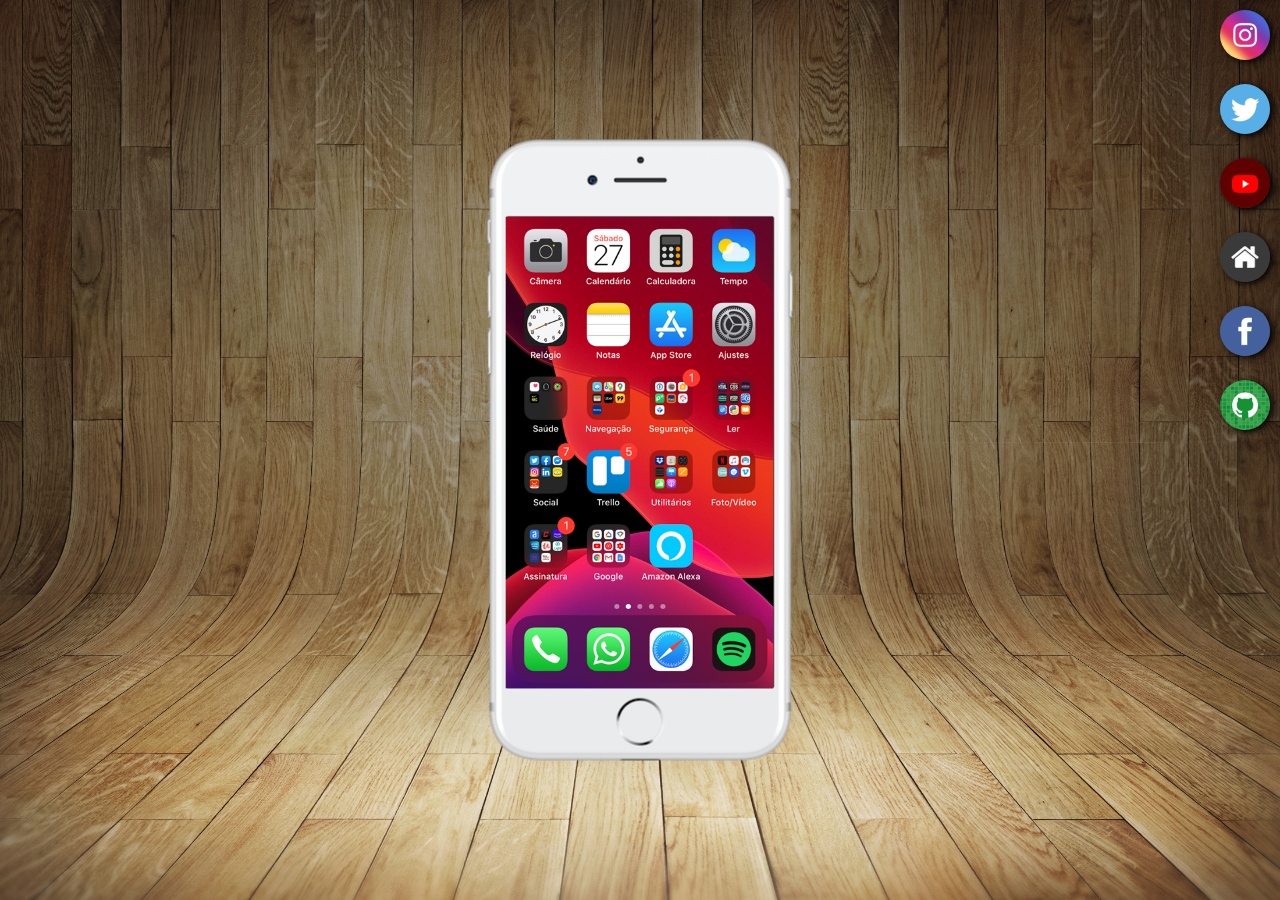
<file: index.html>
<!DOCTYPE html>
<html lang="pt-br">
<head>
    <meta charset="UTF-8">
    <meta http-equiv="X-UA-Compatible" content="IE=edge">
    <meta name="viewport" content="width=device-width, initial-scale=1.0">
    <title>projeto telefone</title>
   <link rel="stylesheet" href="estilo.css">
   <link rel="shortcut icon" href="imagens/favicon.ico" type="image/x-icon">
</head>
<body>
<main>
    <aside id="telefone">
       <iframe src="home.html" frameborder="0" id="tela" name="tela"></iframe>
       

    </aside>
    <aside id="rede-social">
       
        <a href="instagram.html" target="tela"><img src="imagens/logo-instagram.jpg" alt="instagram"></a> <br>
        <a href="twitter.html" target="tela"><img src="imagens/logo-twitter.jpg" alt="twitter"></a> <br>
        <a href="youtube.html" target="tela"><img src="imagens/logo-youtube.jpg" alt="youtube"  ></a> <br>
        <a href="home.html" target="tela"><img src="imagens/logo-home.jpg" alt="home"></a> <br>
        <a href="facebook.html" target="tela"><img src="imagens/logo-facebook.jpg" alt="logo-facebook"></a> <br>
        <a href="github.html" target="tela"><img src="imagens/logo-github.jpg" alt="github"></a>
      
        

       </aside>
</main>

    
</body>
</html>
</file>
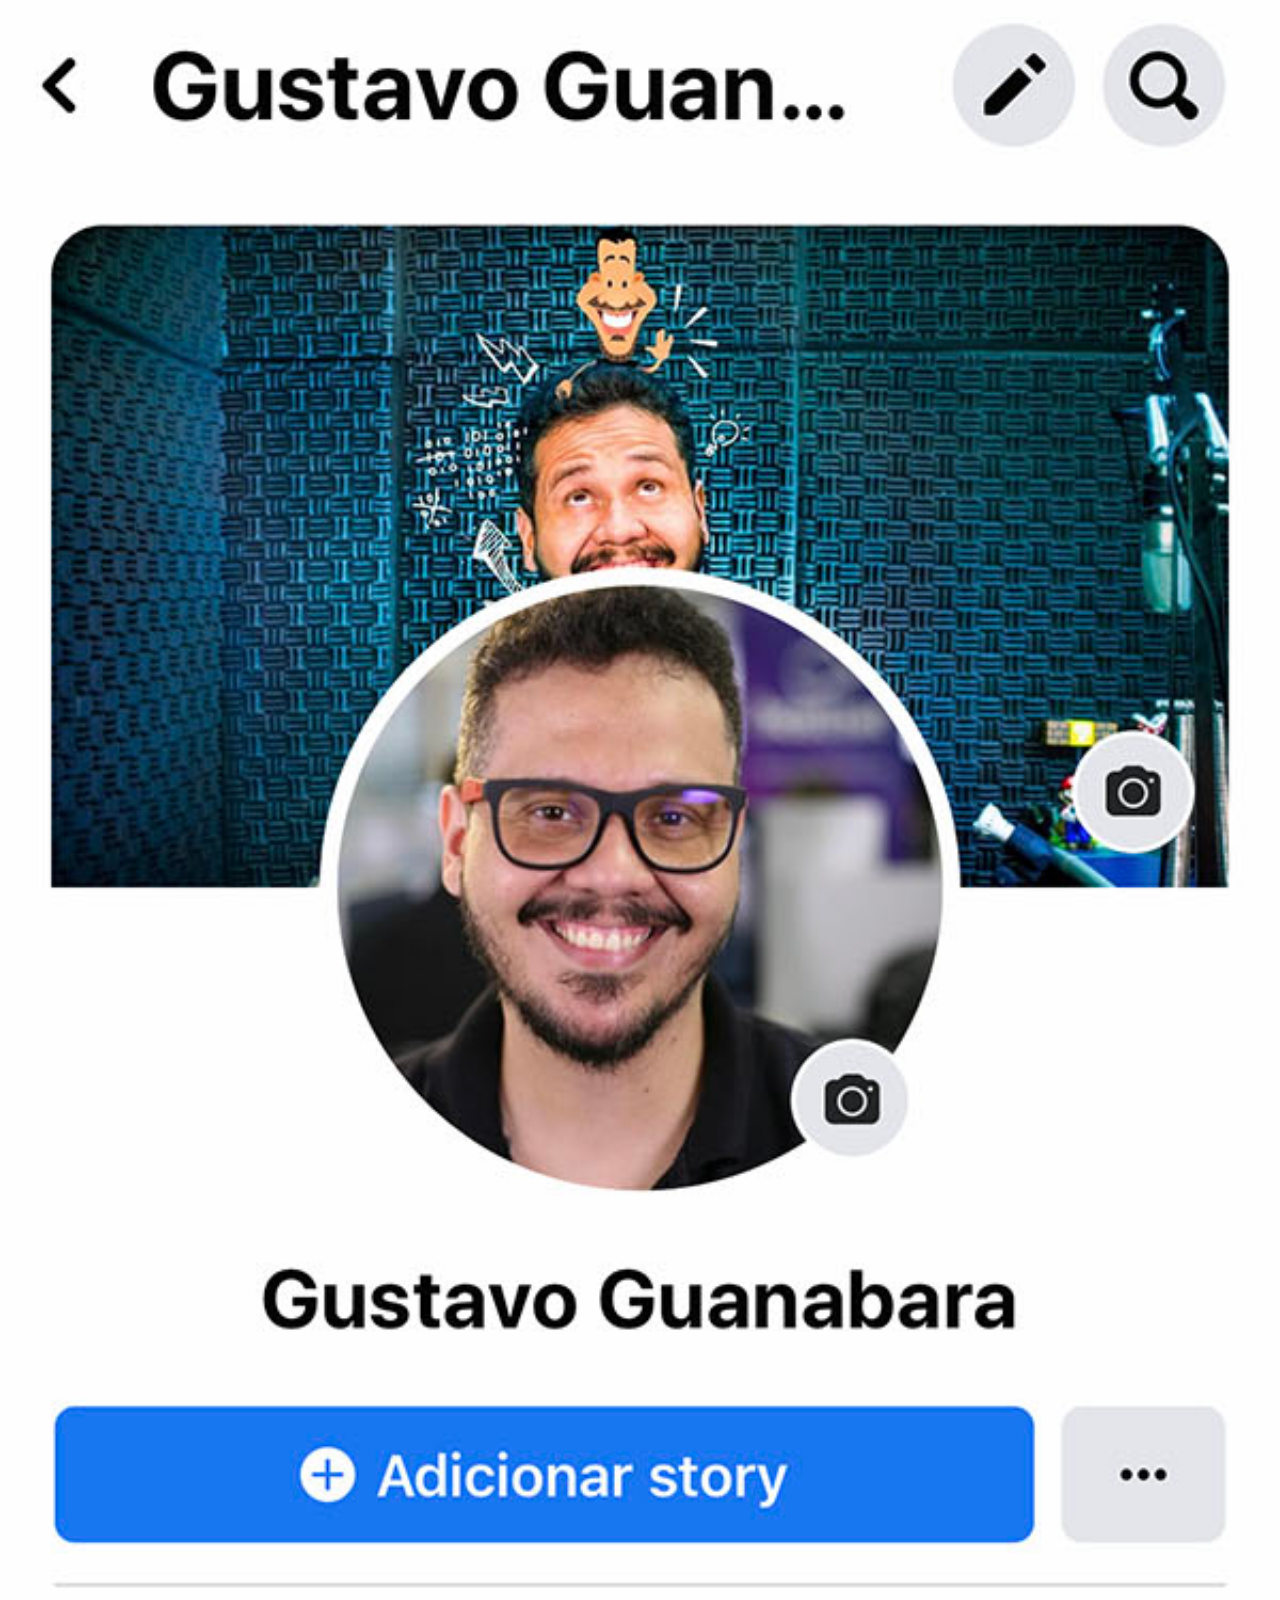
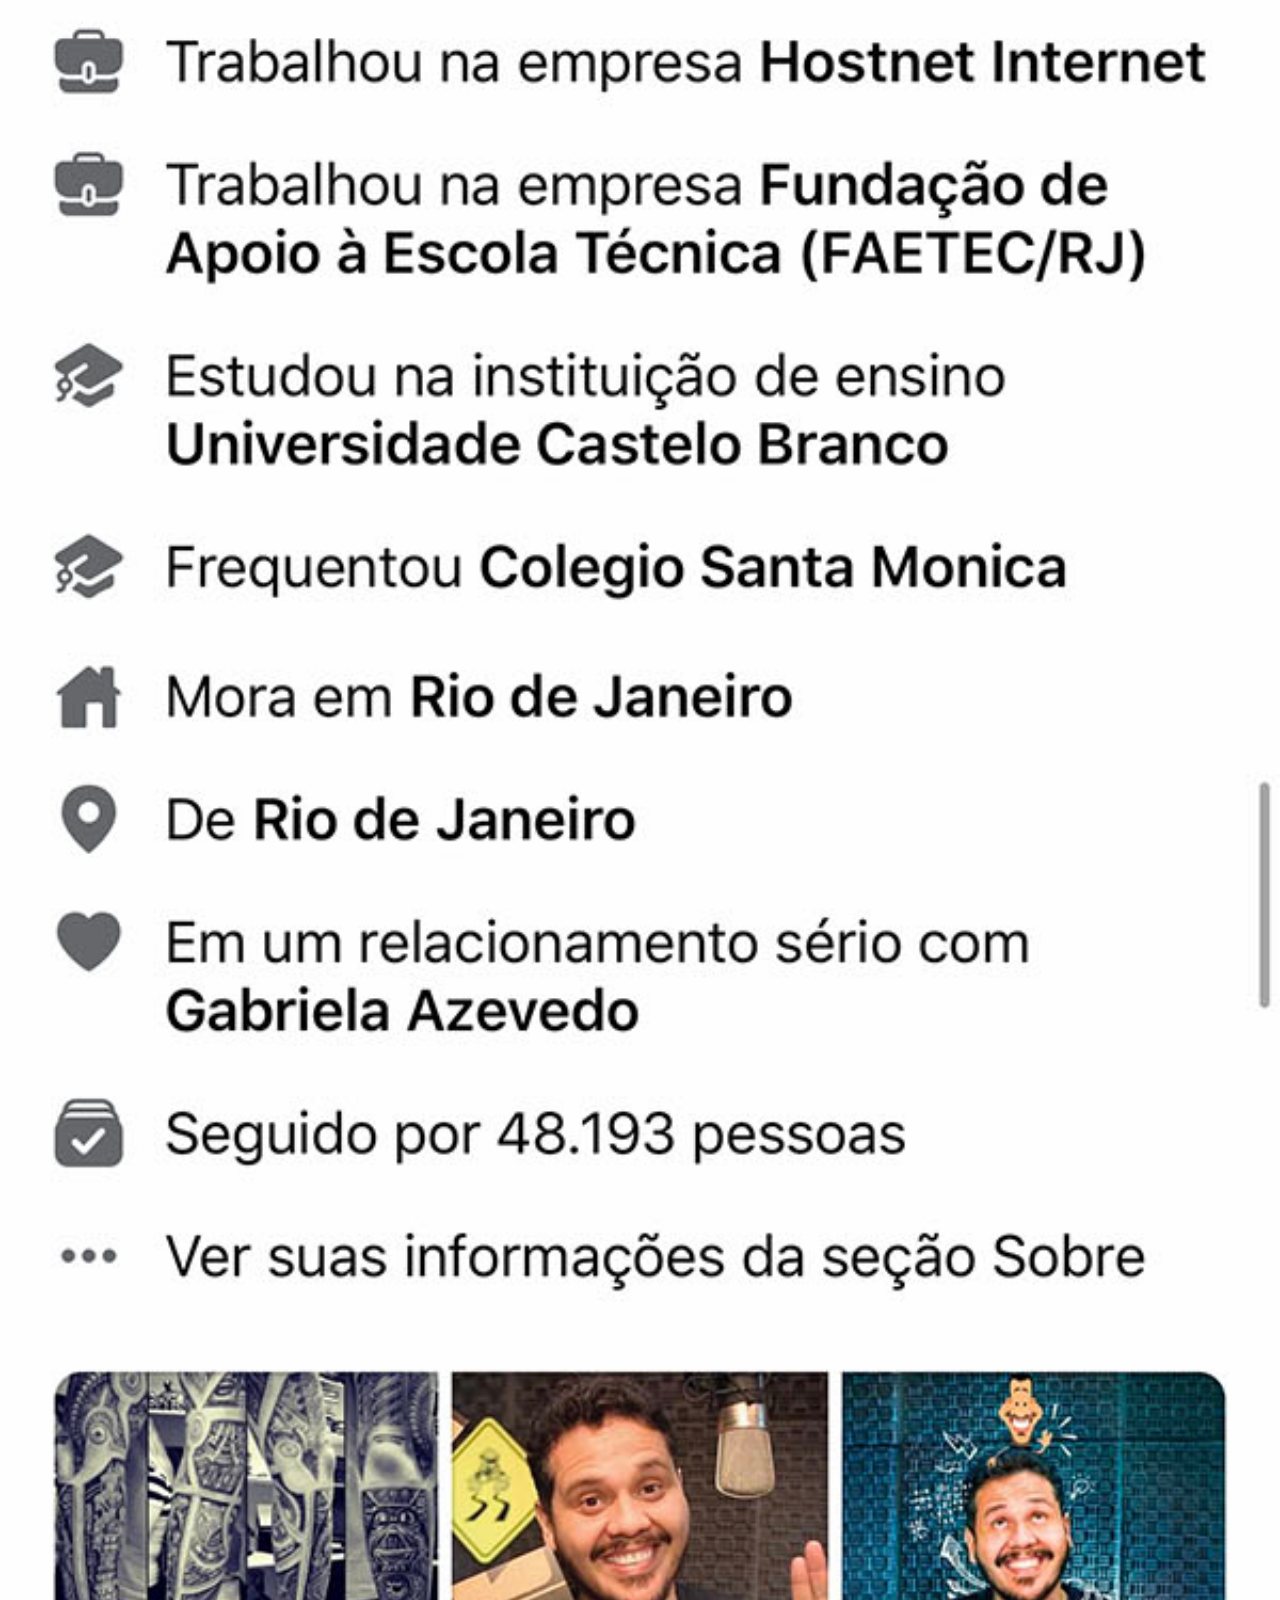
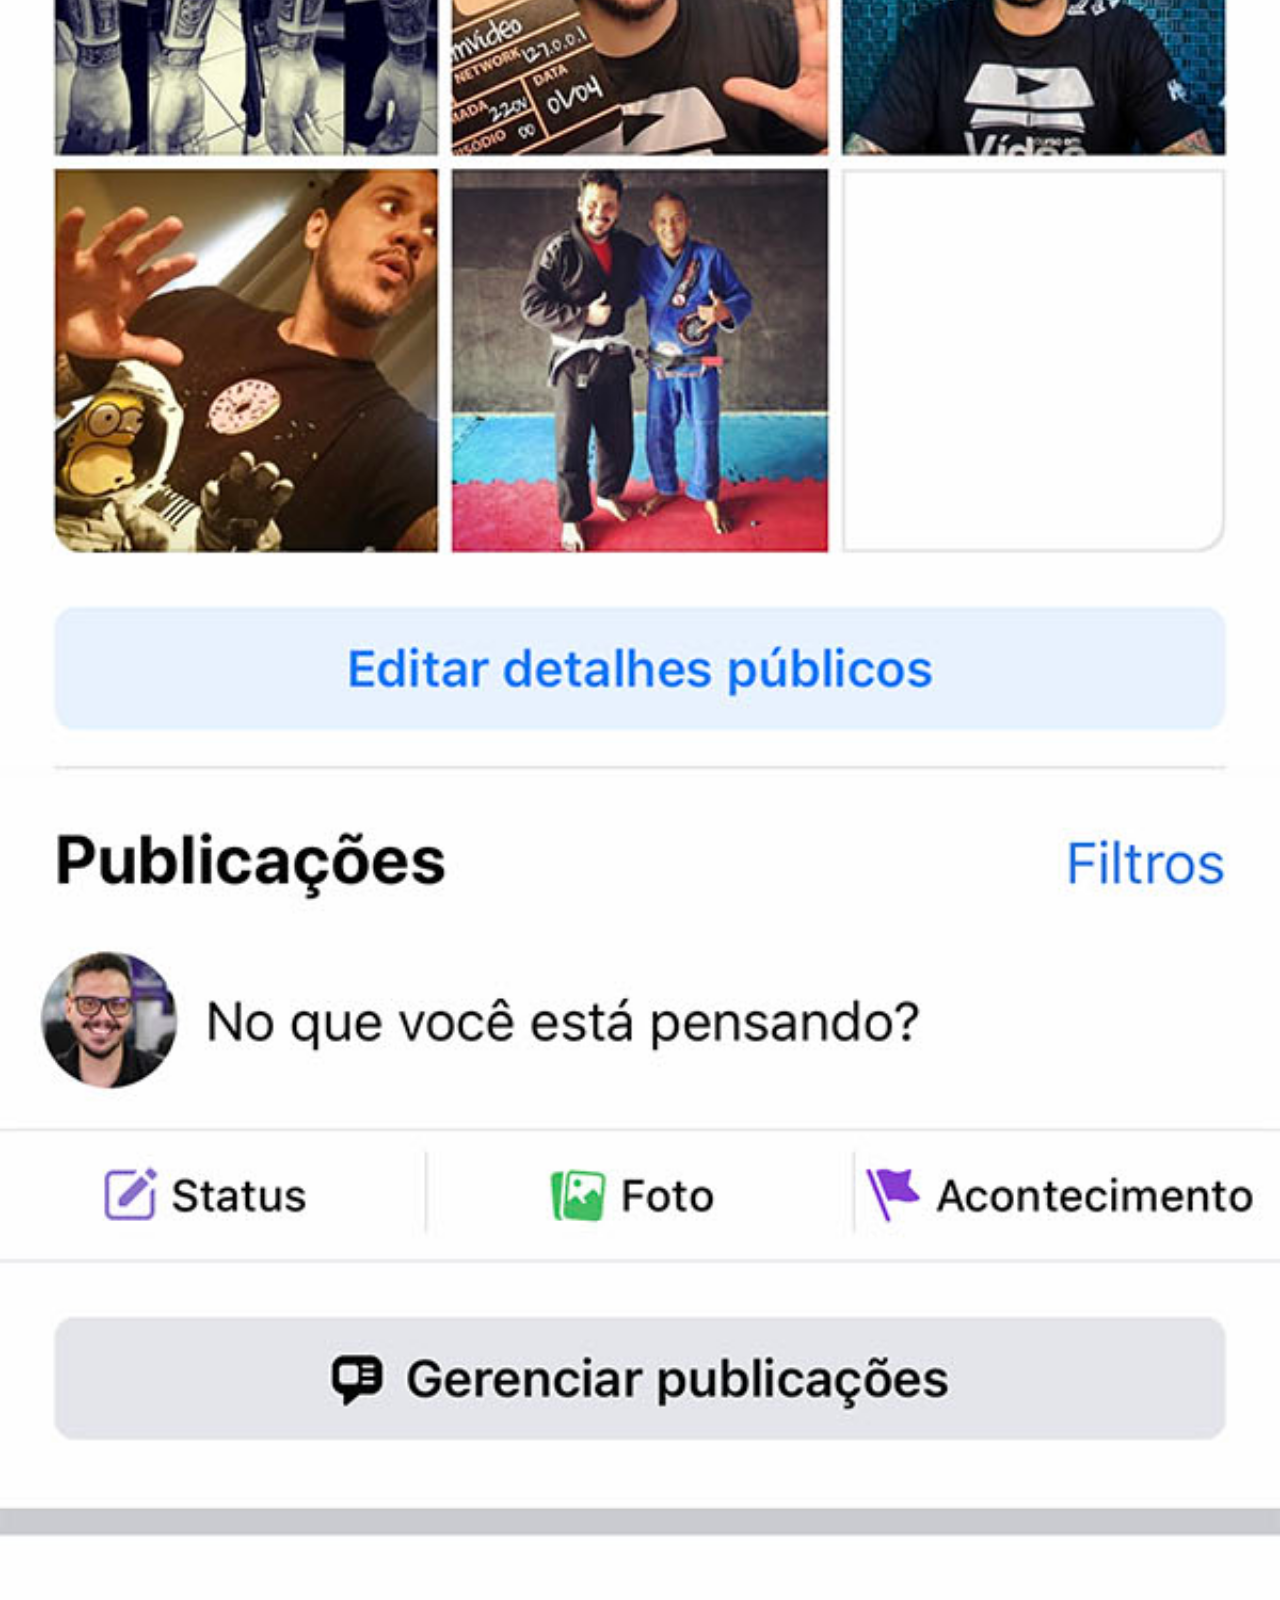
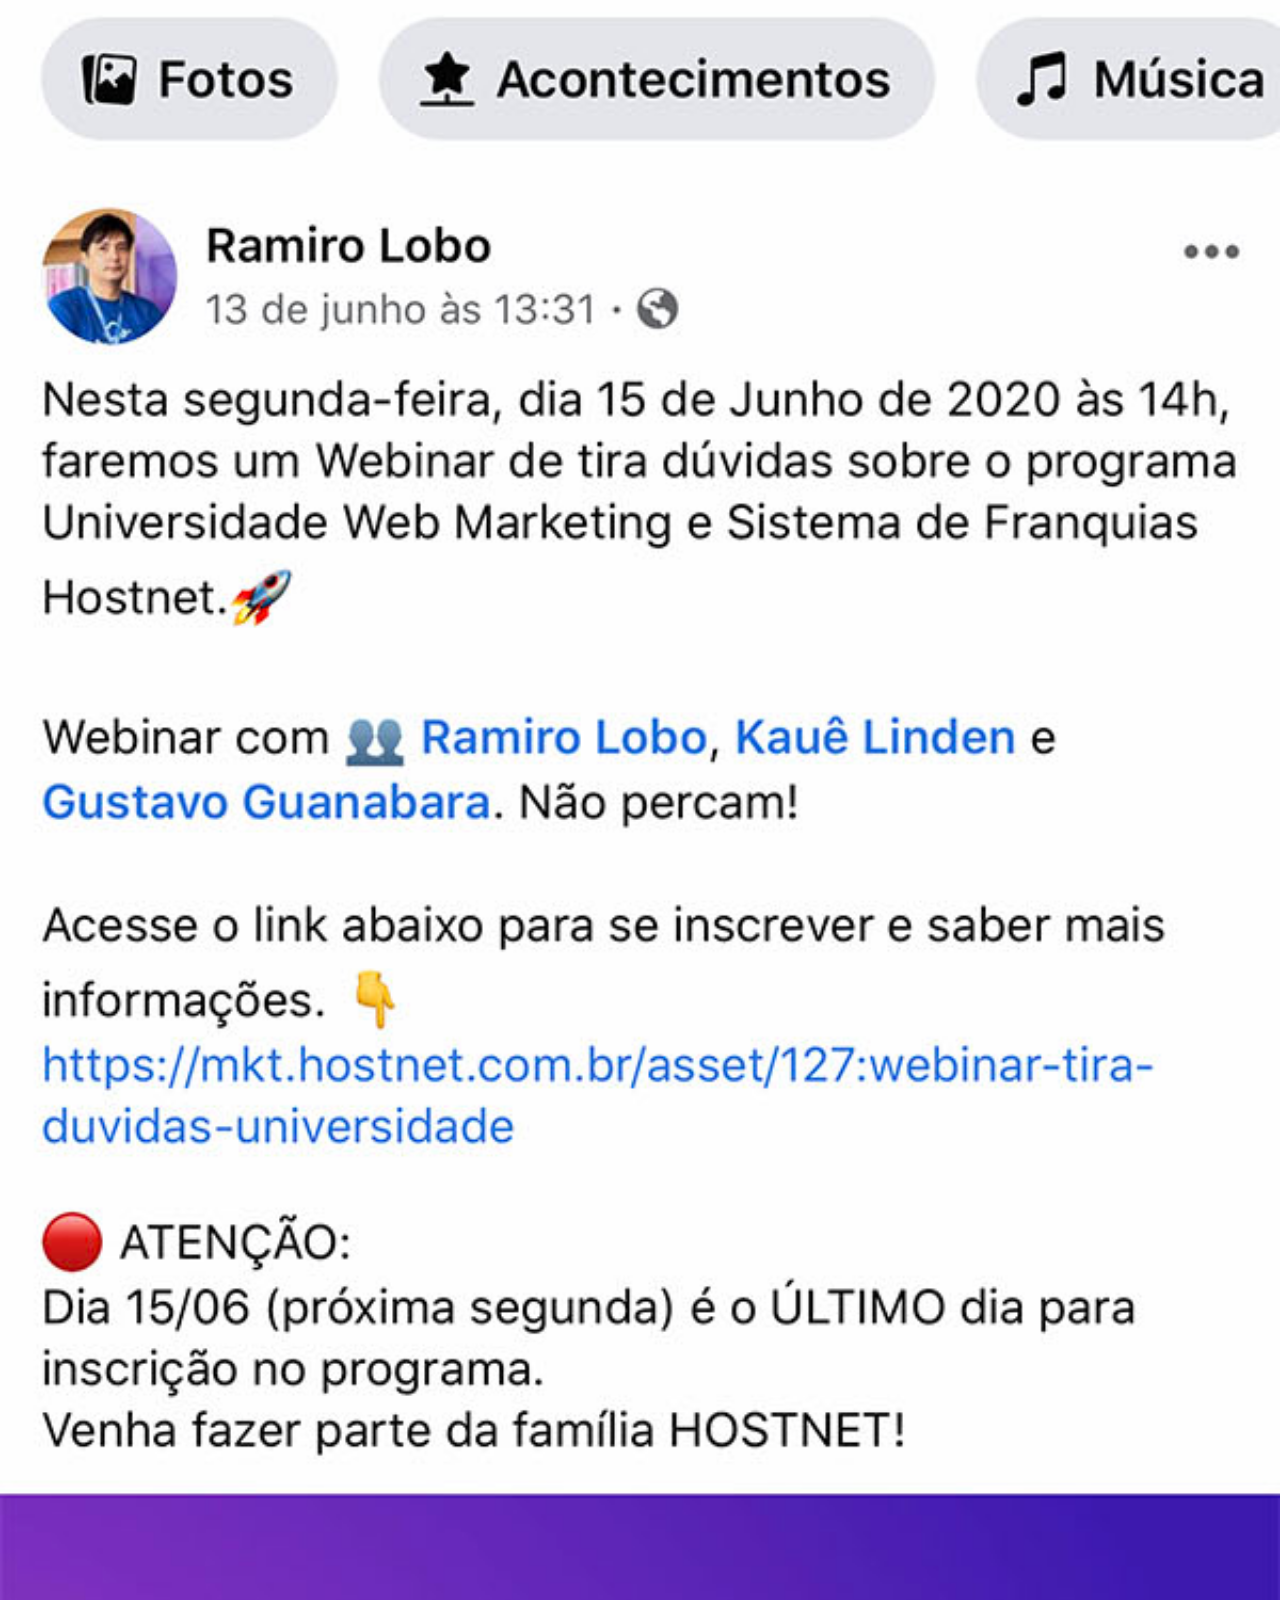
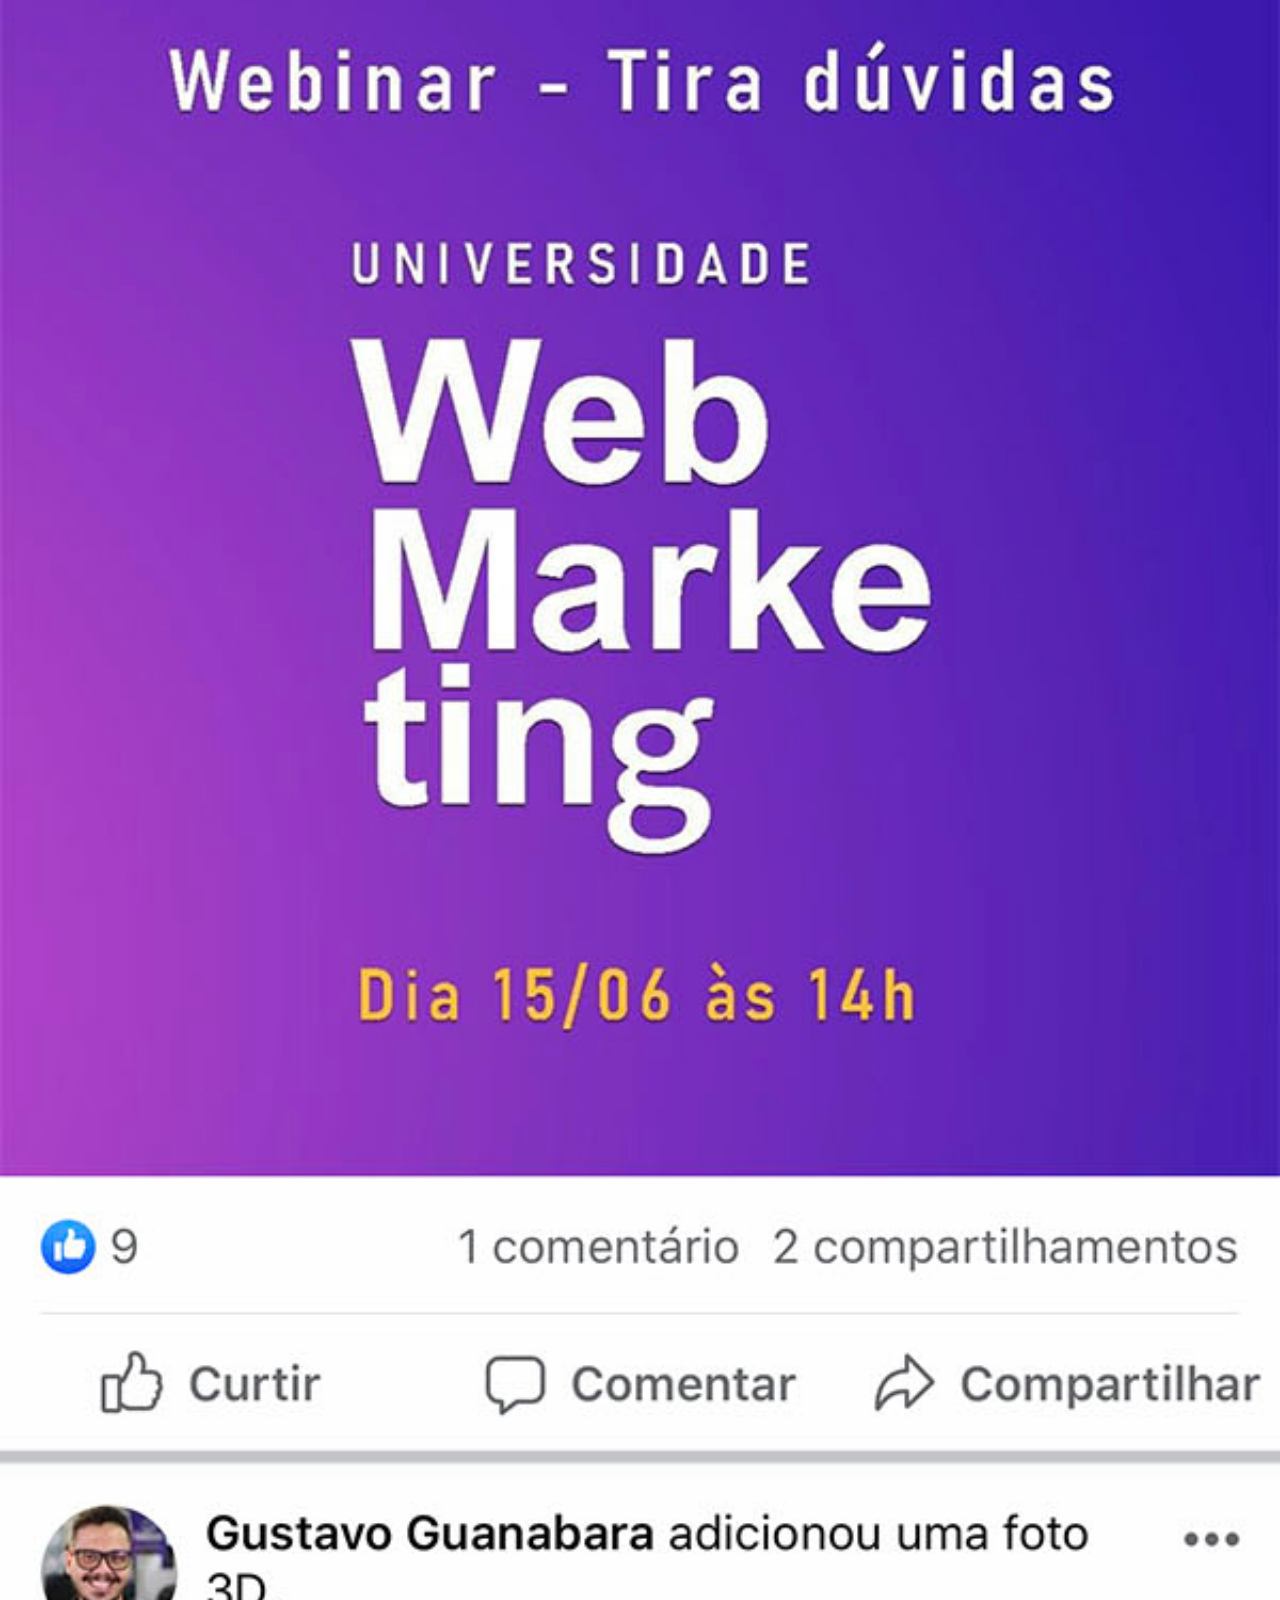
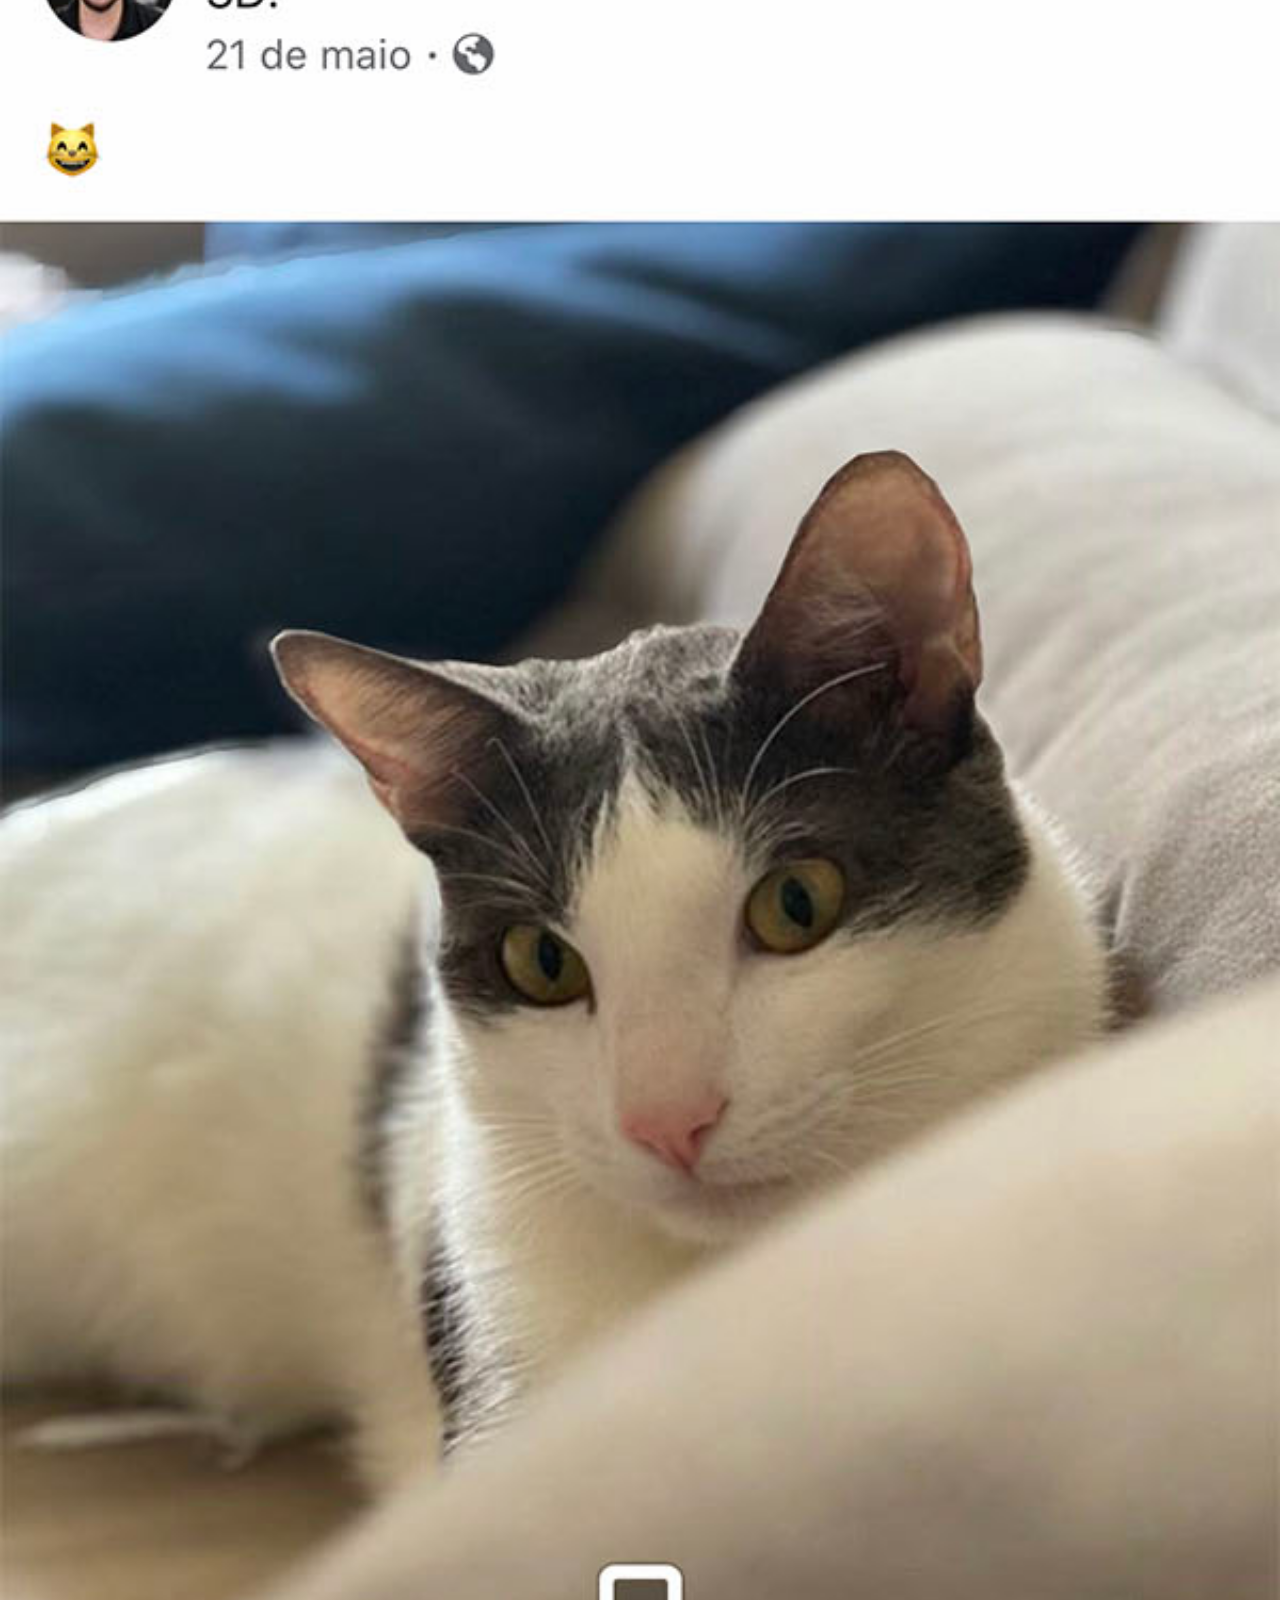
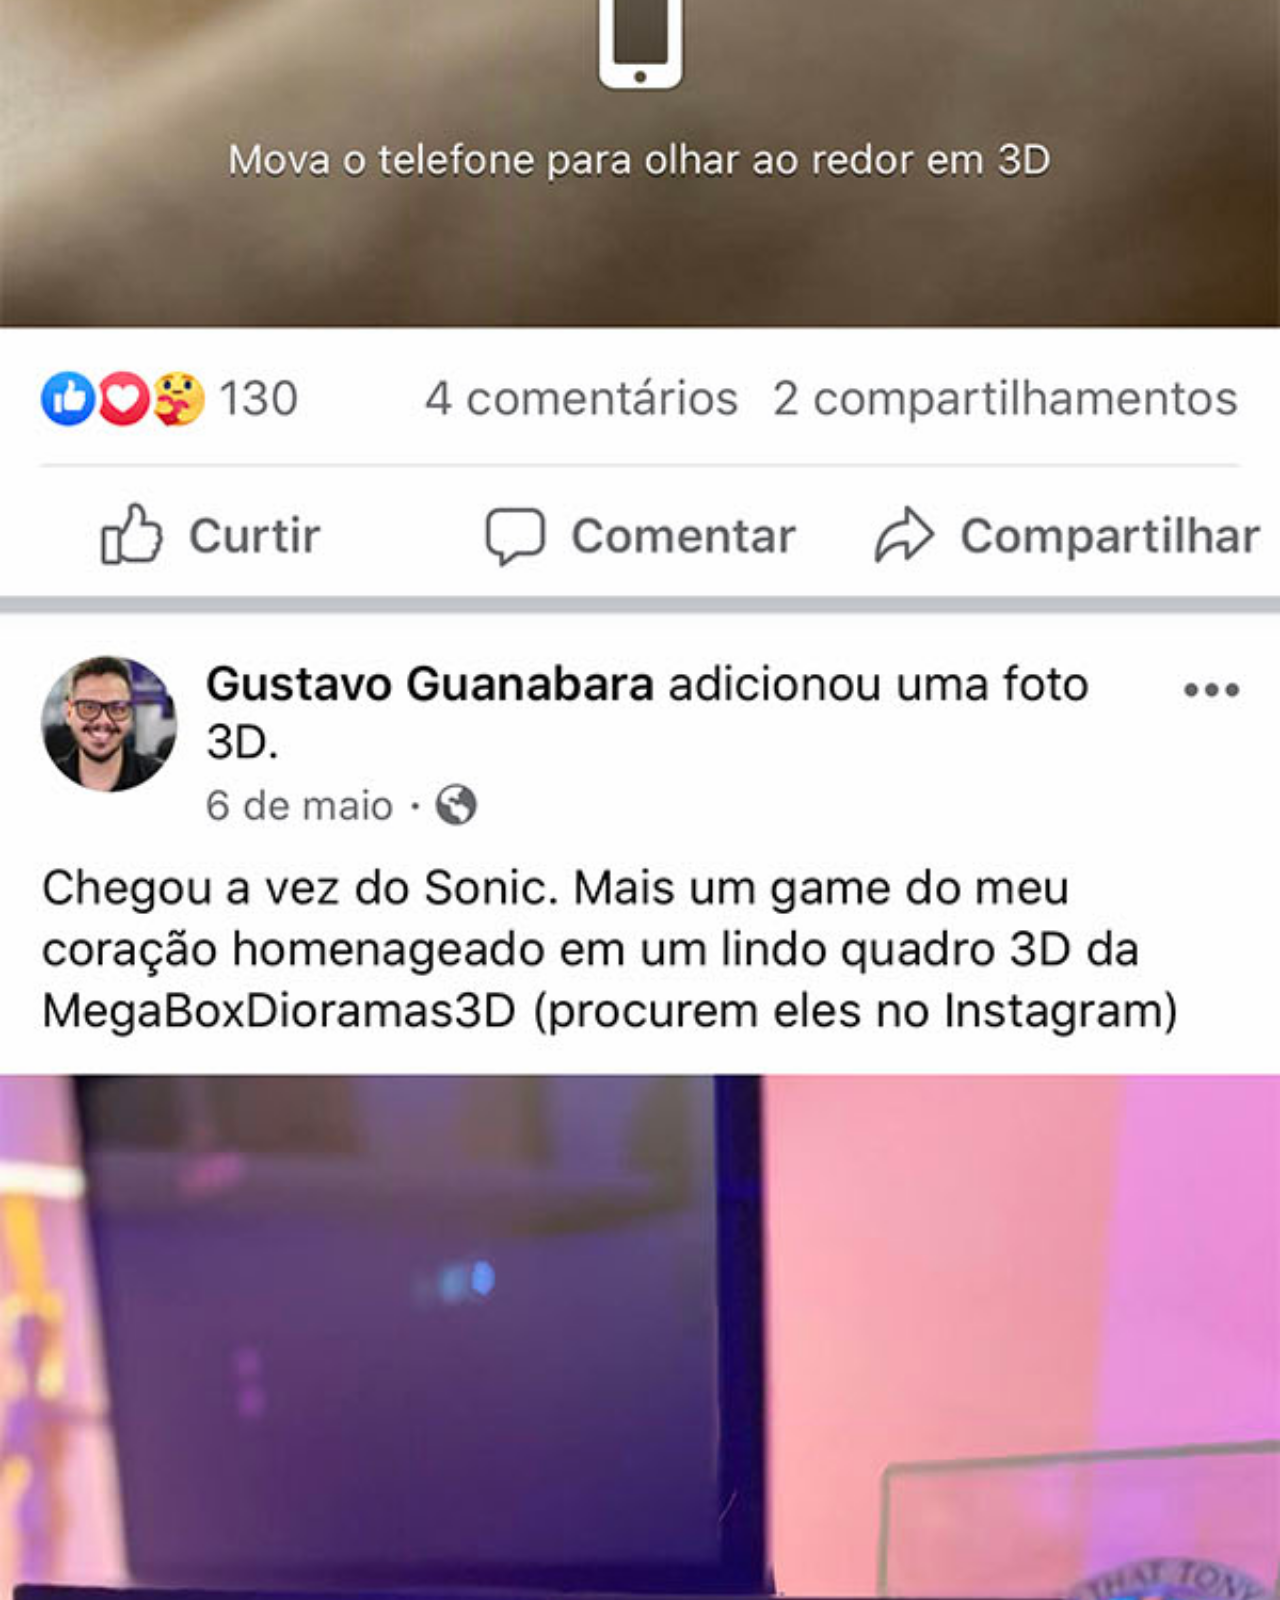
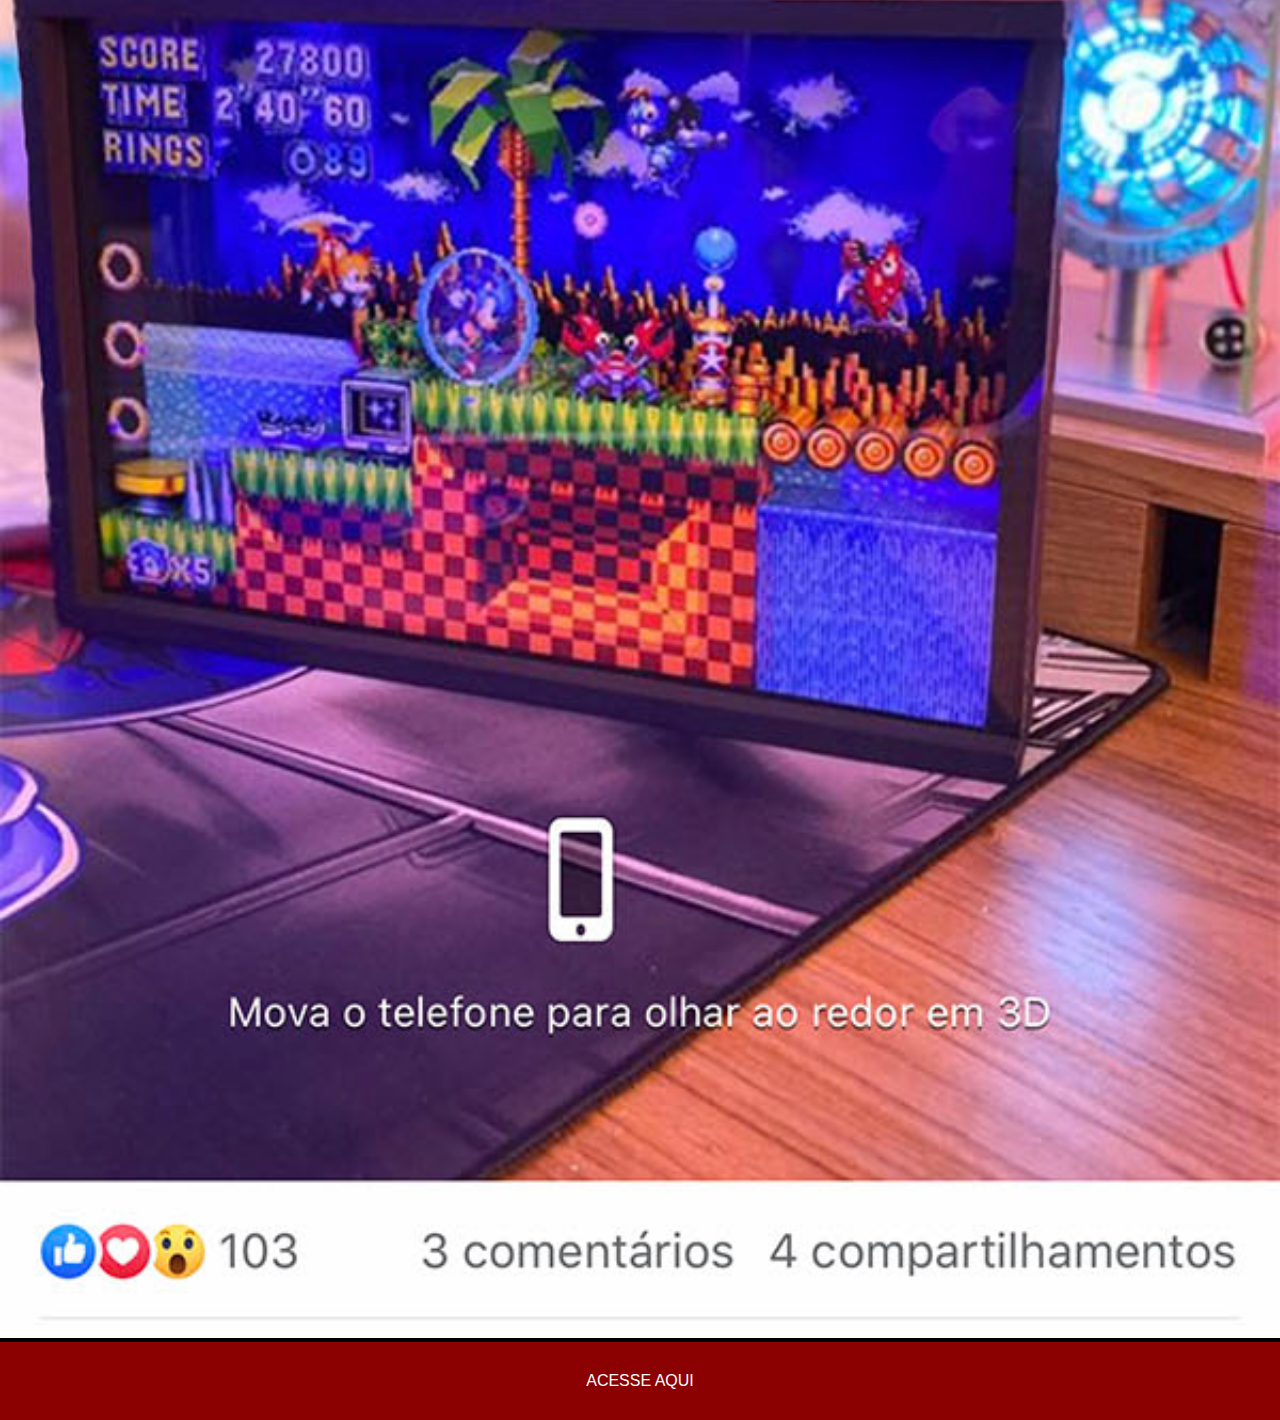
<file: facebook.html>
<!DOCTYPE html>
<html lang="pt-br">
<head>
    <meta charset="UTF-8">
    <meta http-equiv="X-UA-Compatible" content="IE=edge">
    <meta name="viewport" content="width=device-width, initial-scale=1.0">
    <title>facebook</title>
    <link rel="stylesheet" href="social.css">
</head>
<body>
    <img src="imagens/tela-facebook.jpg" alt="tela do facebook">
    <a href="https://www.facebook.com/CursosEmVideo/" target="_blank">ACESSE AQUI</a>
</body>
</html>
</file>
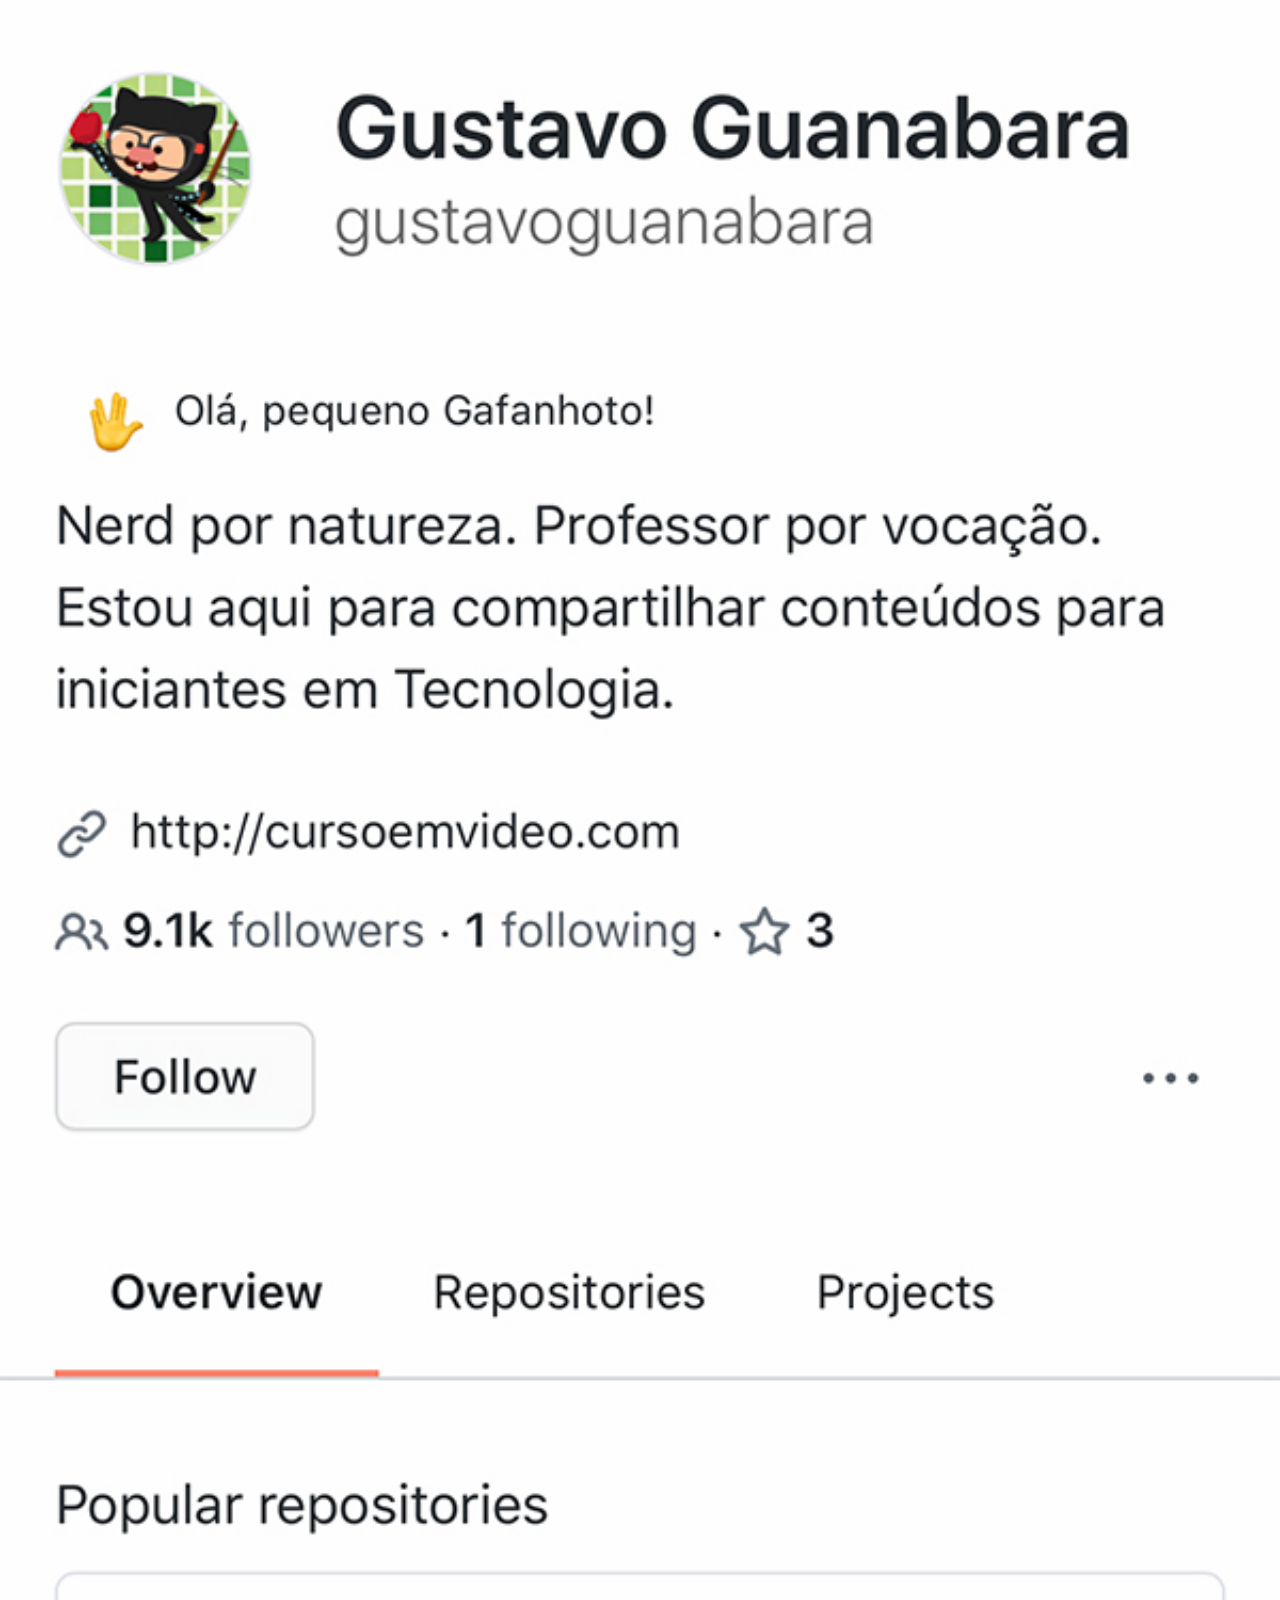
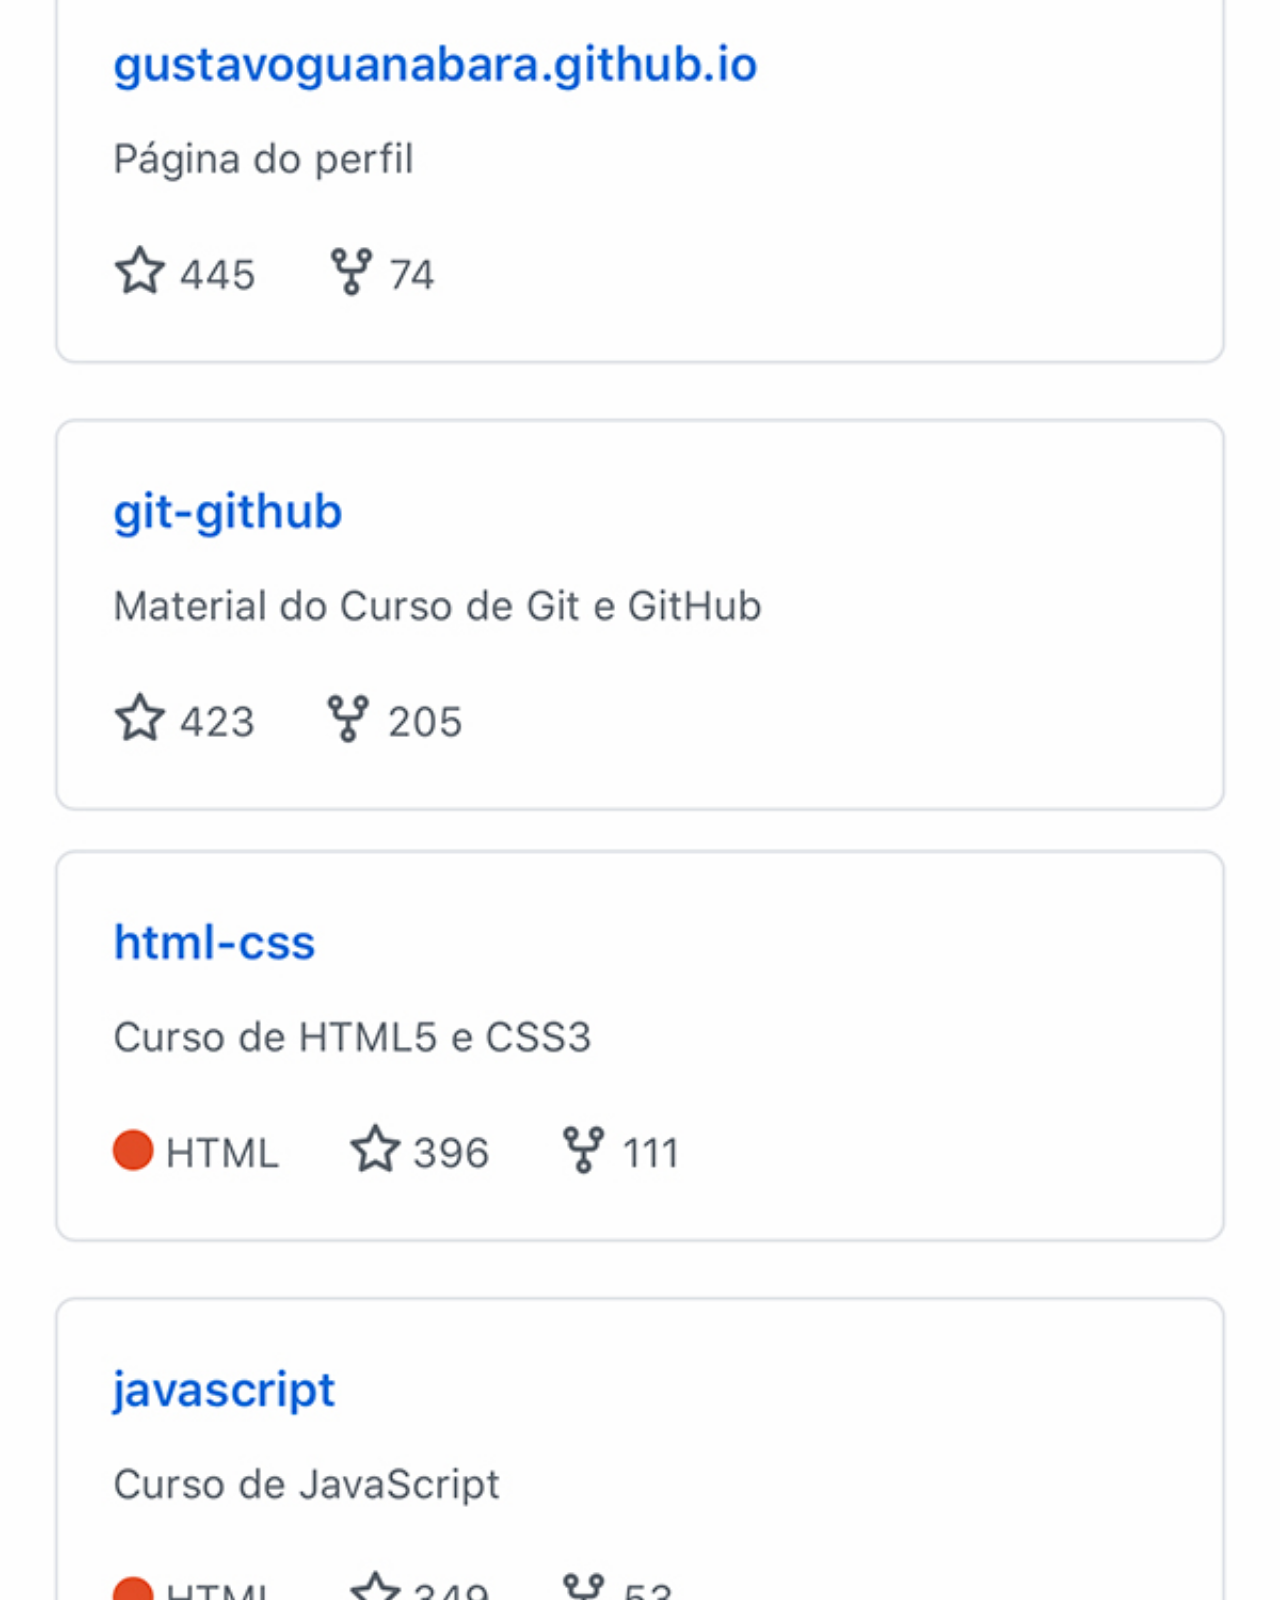
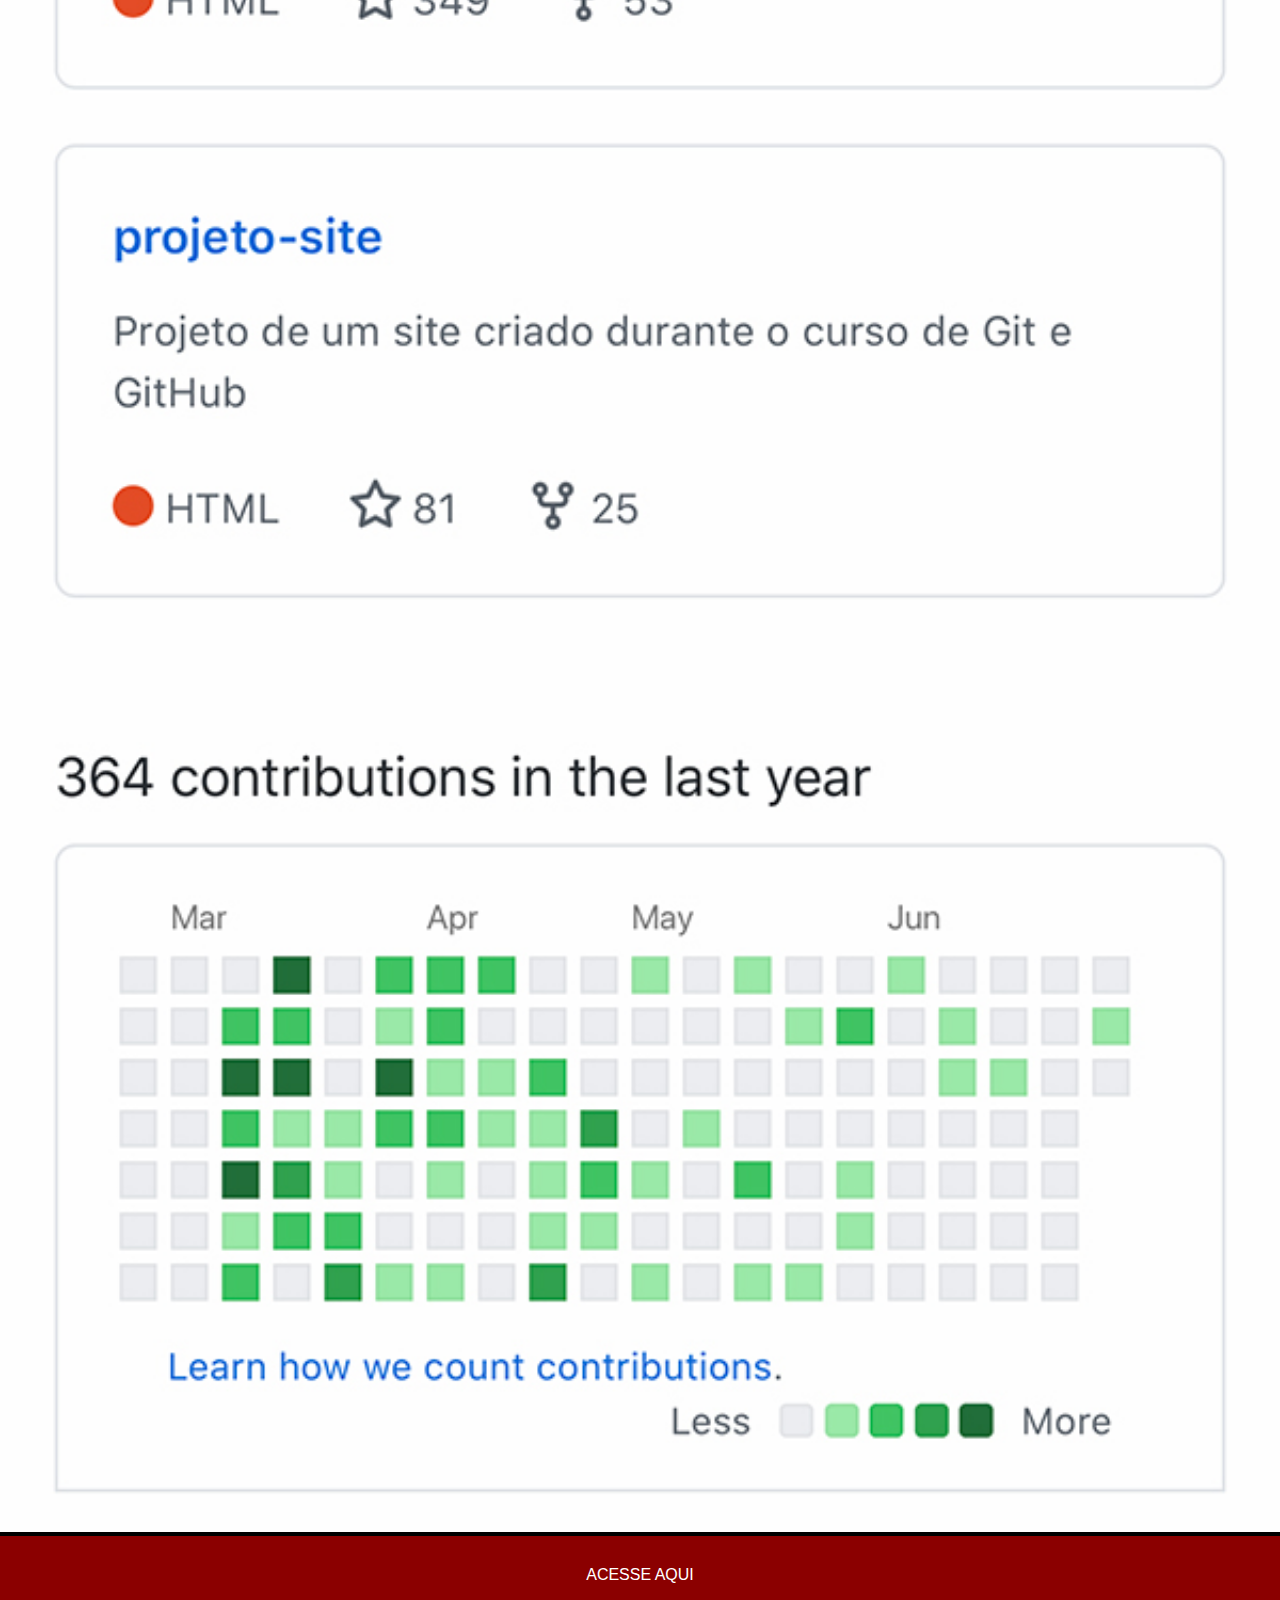
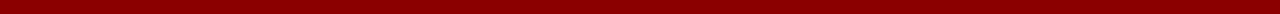
<file: github.html>
<!DOCTYPE html>
<html lang="pt-br">
<head>
    <meta charset="UTF-8">
    <meta http-equiv="X-UA-Compatible" content="IE=edge">
    <meta name="viewport" content="width=device-width, initial-scale=1.0">
    <title>Github</title>
    <link rel="stylesheet" href="social.css">
</head>
<body>
    <img src="imagens/tela-github.jpg" alt="tela do github">
    <a href="https://github.com/cursoemvideo" target="_blank">ACESSE AQUI</a>
    
</body>
</html>
</file>
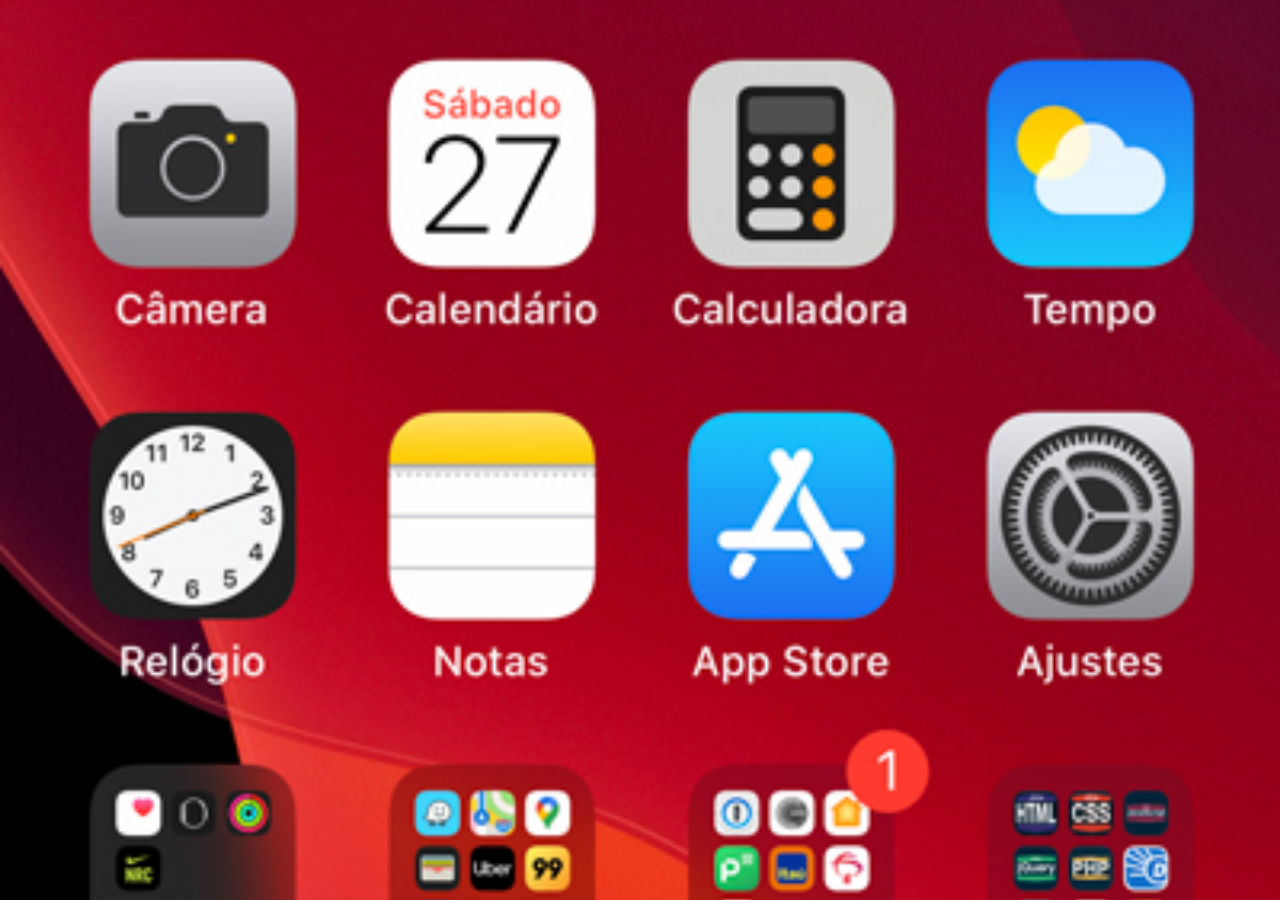
<file: home.html>
<!DOCTYPE html>
<html lang="pt-br">
<head>
    <meta charset="UTF-8">
    <meta http-equiv="X-UA-Compatible" content="IE=edge">
    <meta name="viewport" content="width=device-width, initial-scale=1.0">
    <title>home</title>
    <style>
        *{
            margin: 0px;
            padding: 0px;
        }
        body{
            background-image: url(imagens/tela-home.jpg);
            background-repeat: no-repeat;
            background-position: top center;
            background-size: cover;
    
        }
    </style>
</head>
<body>
    
</body>
</html>
</file>
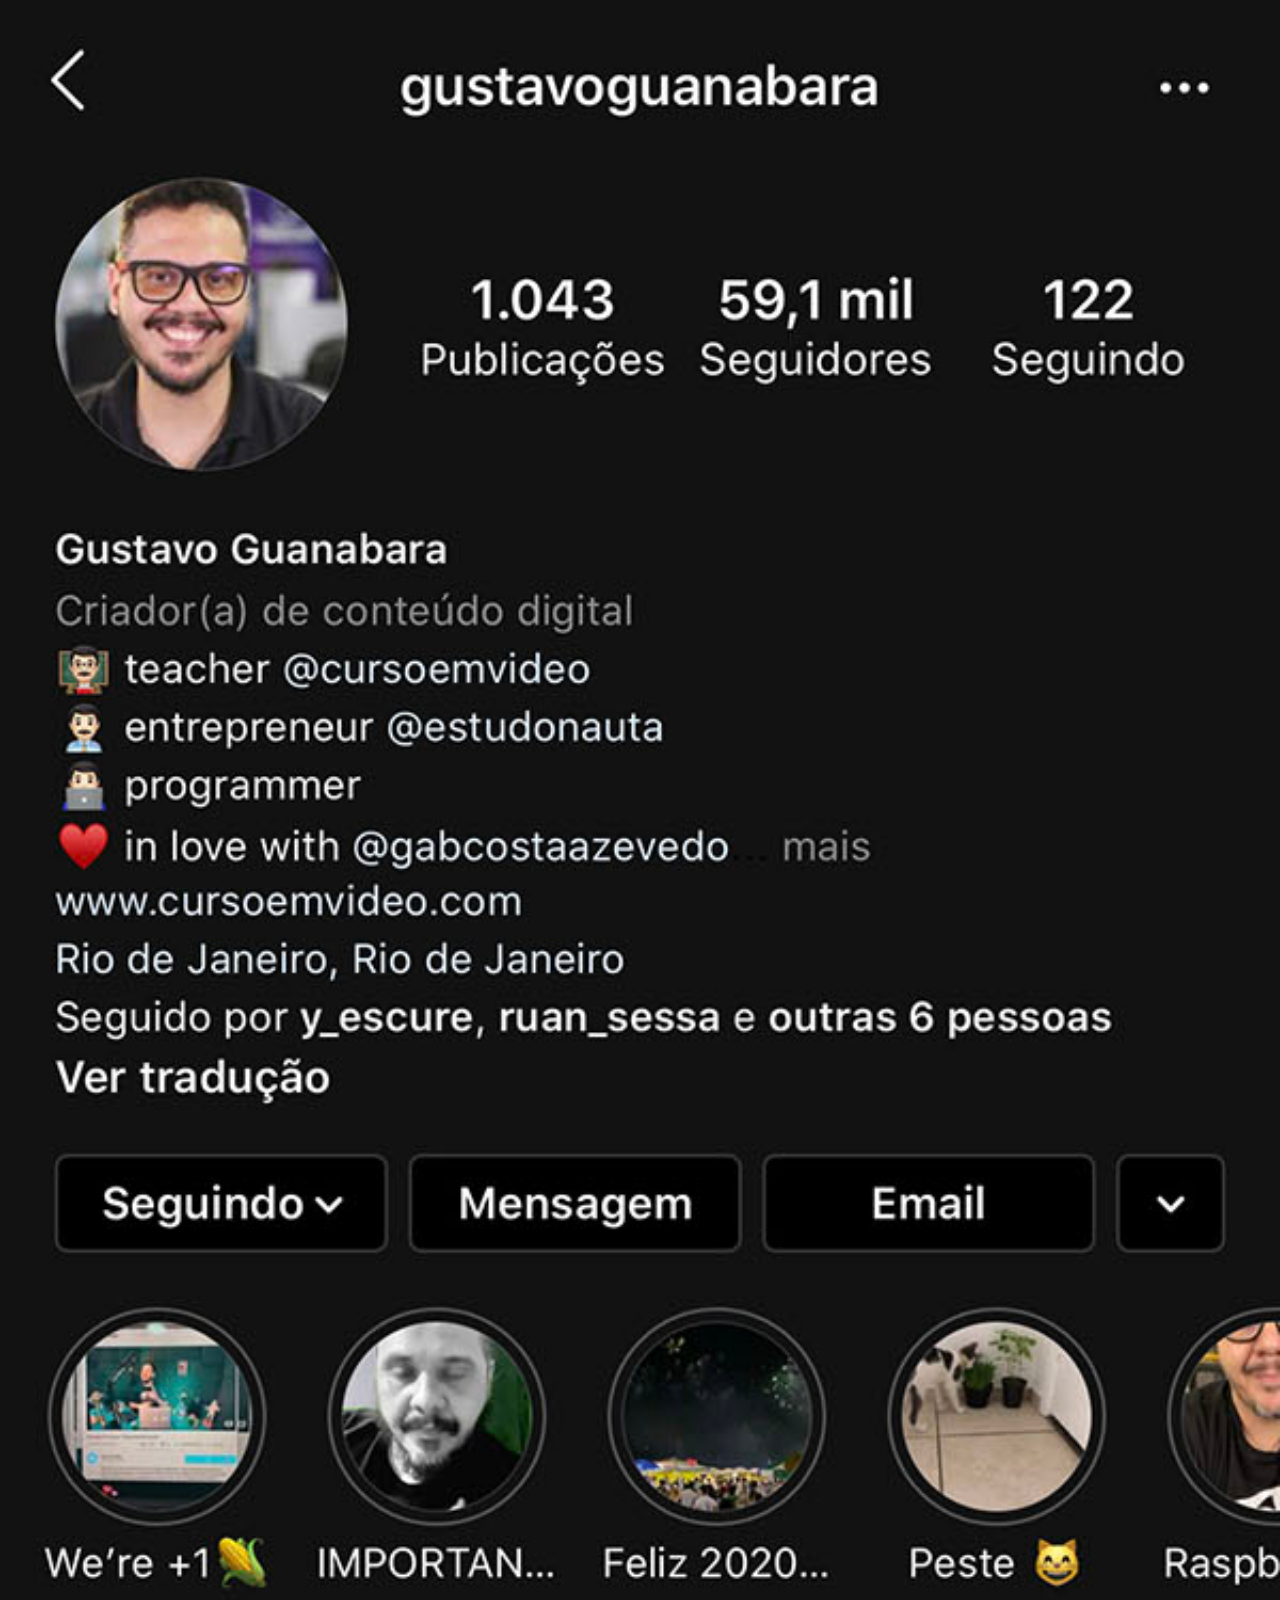
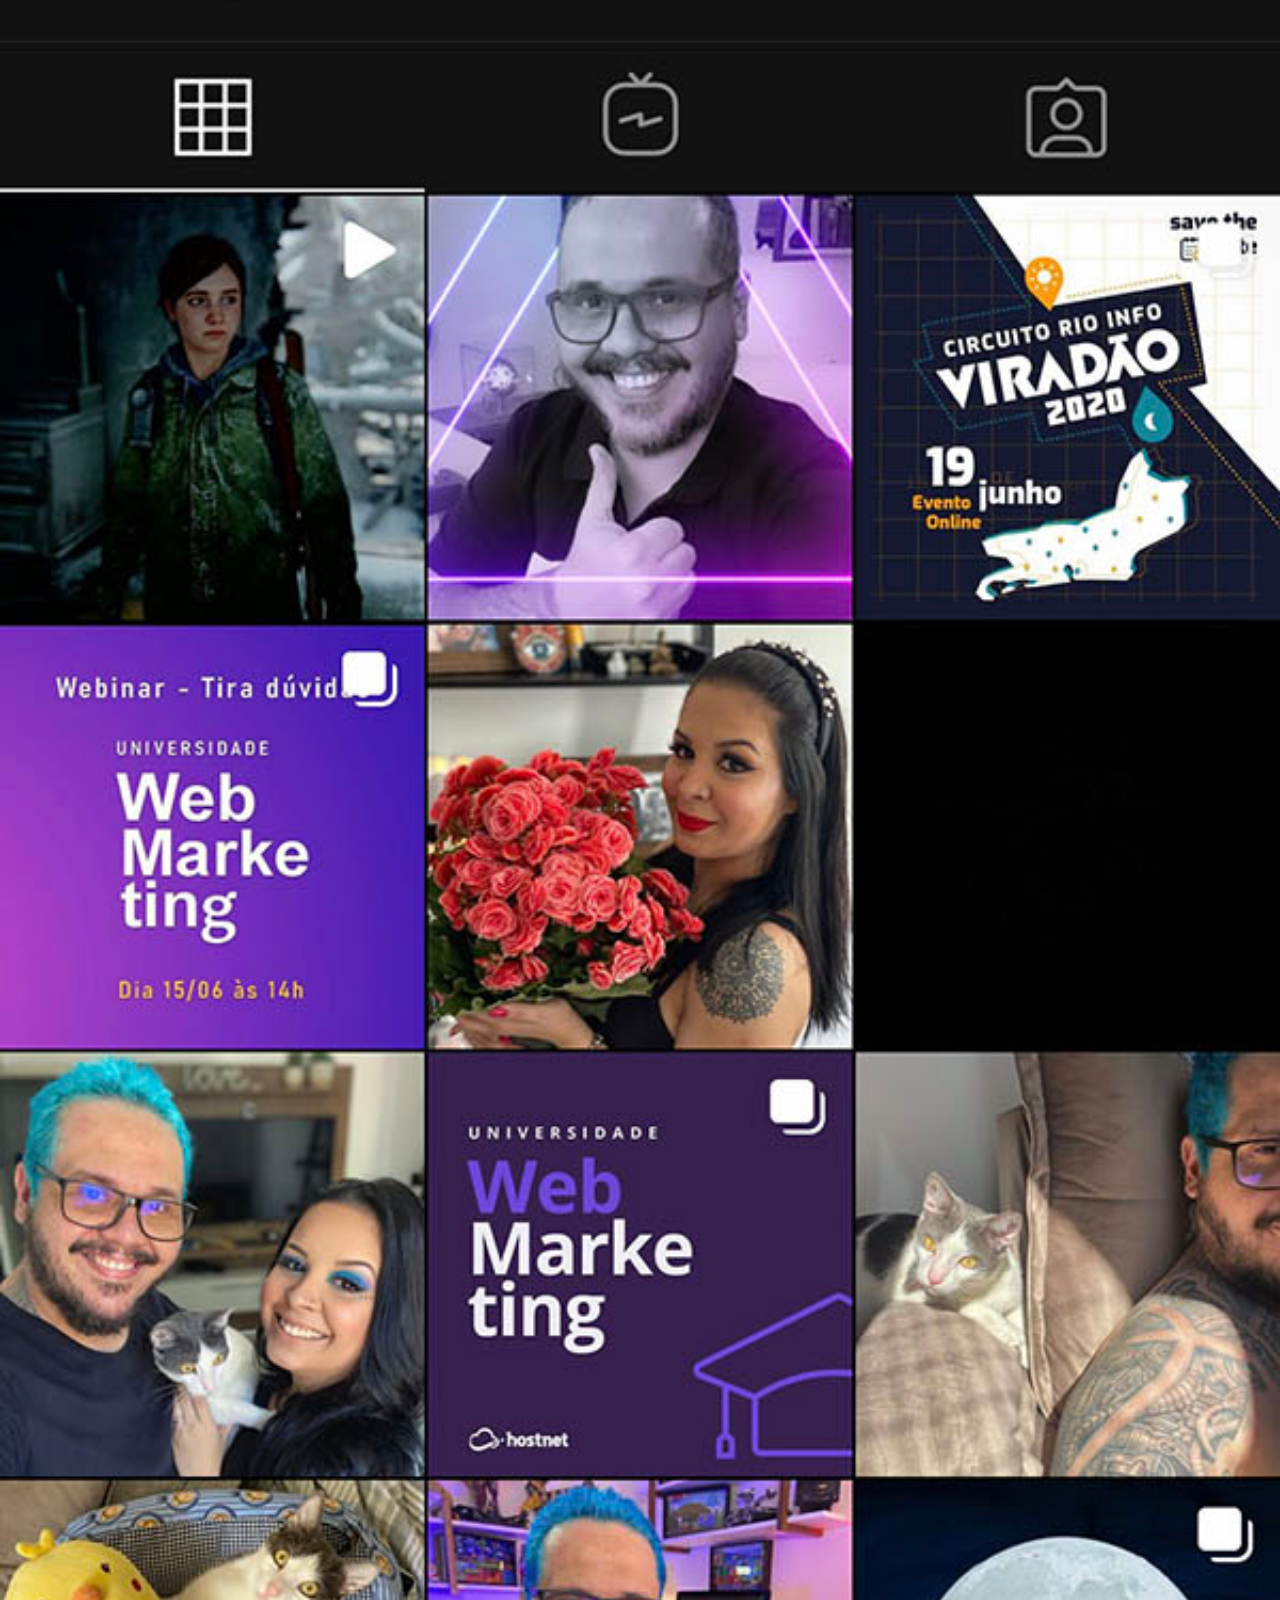
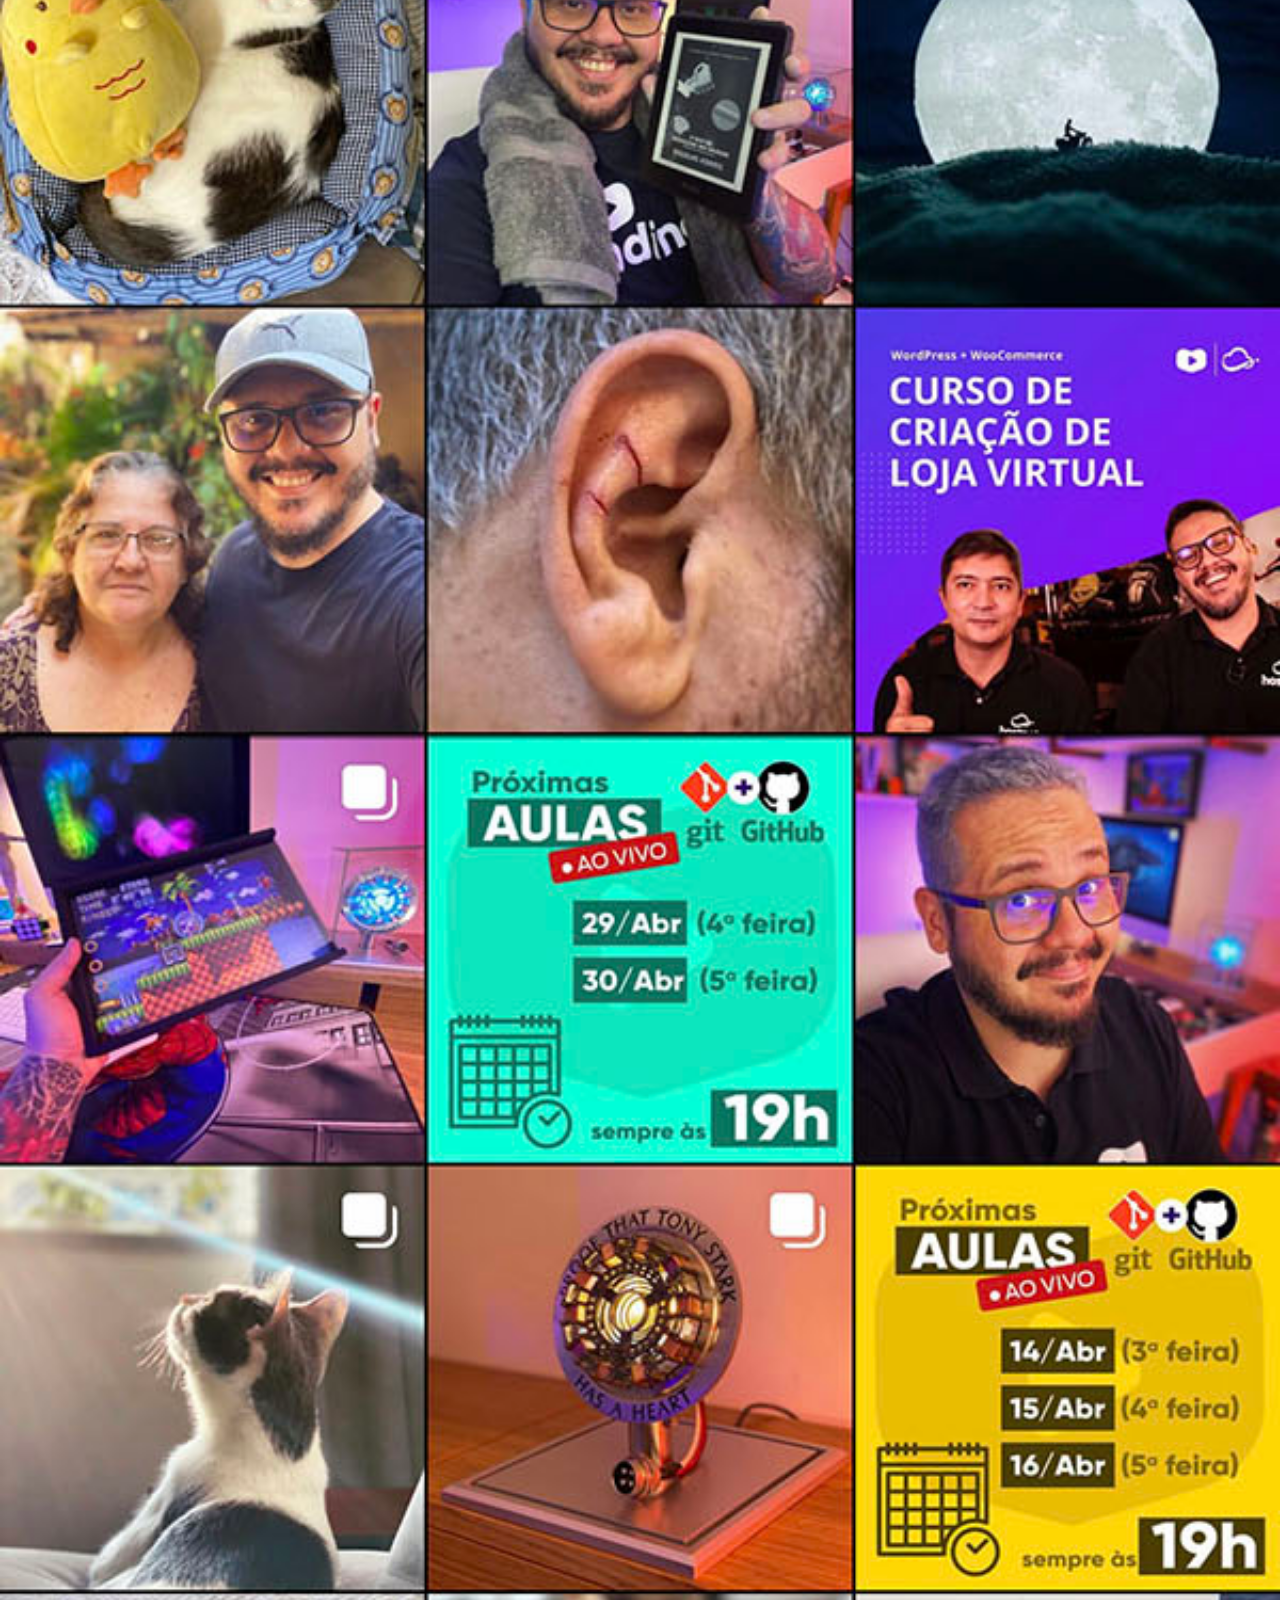
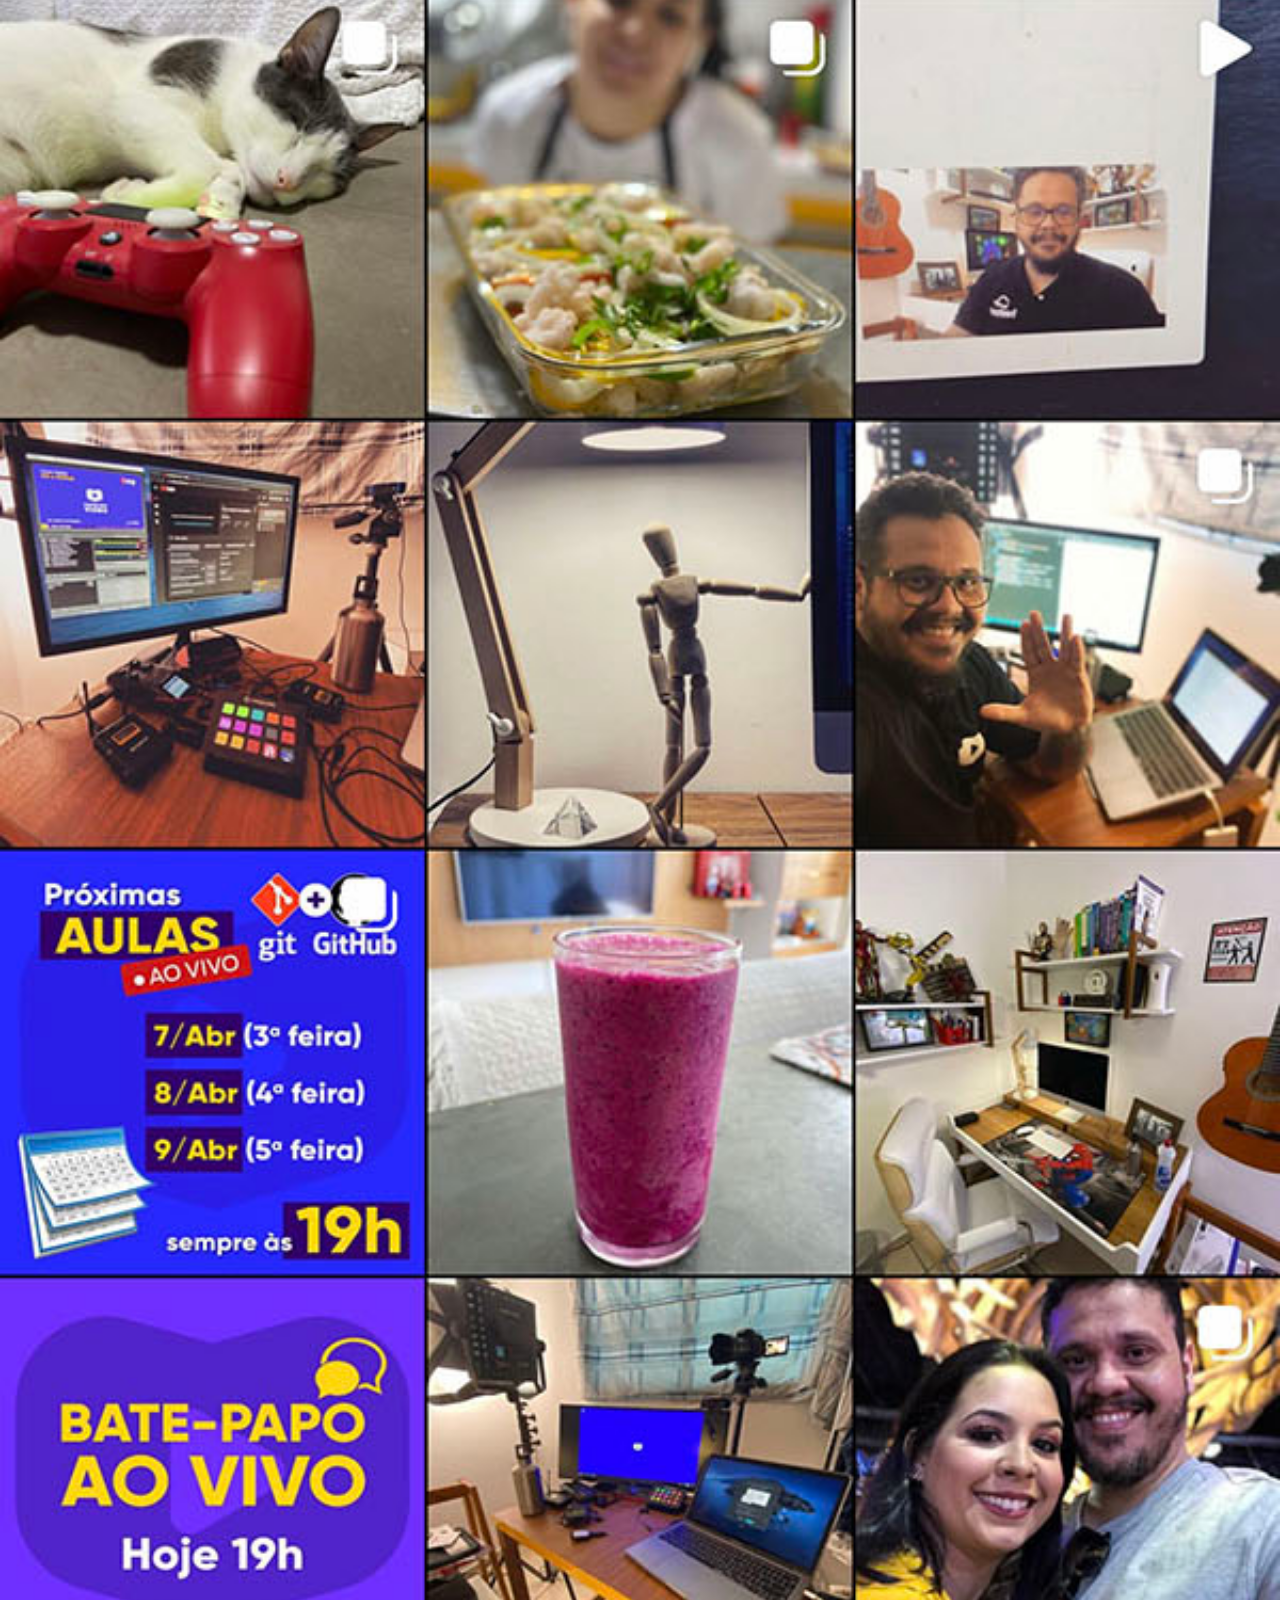
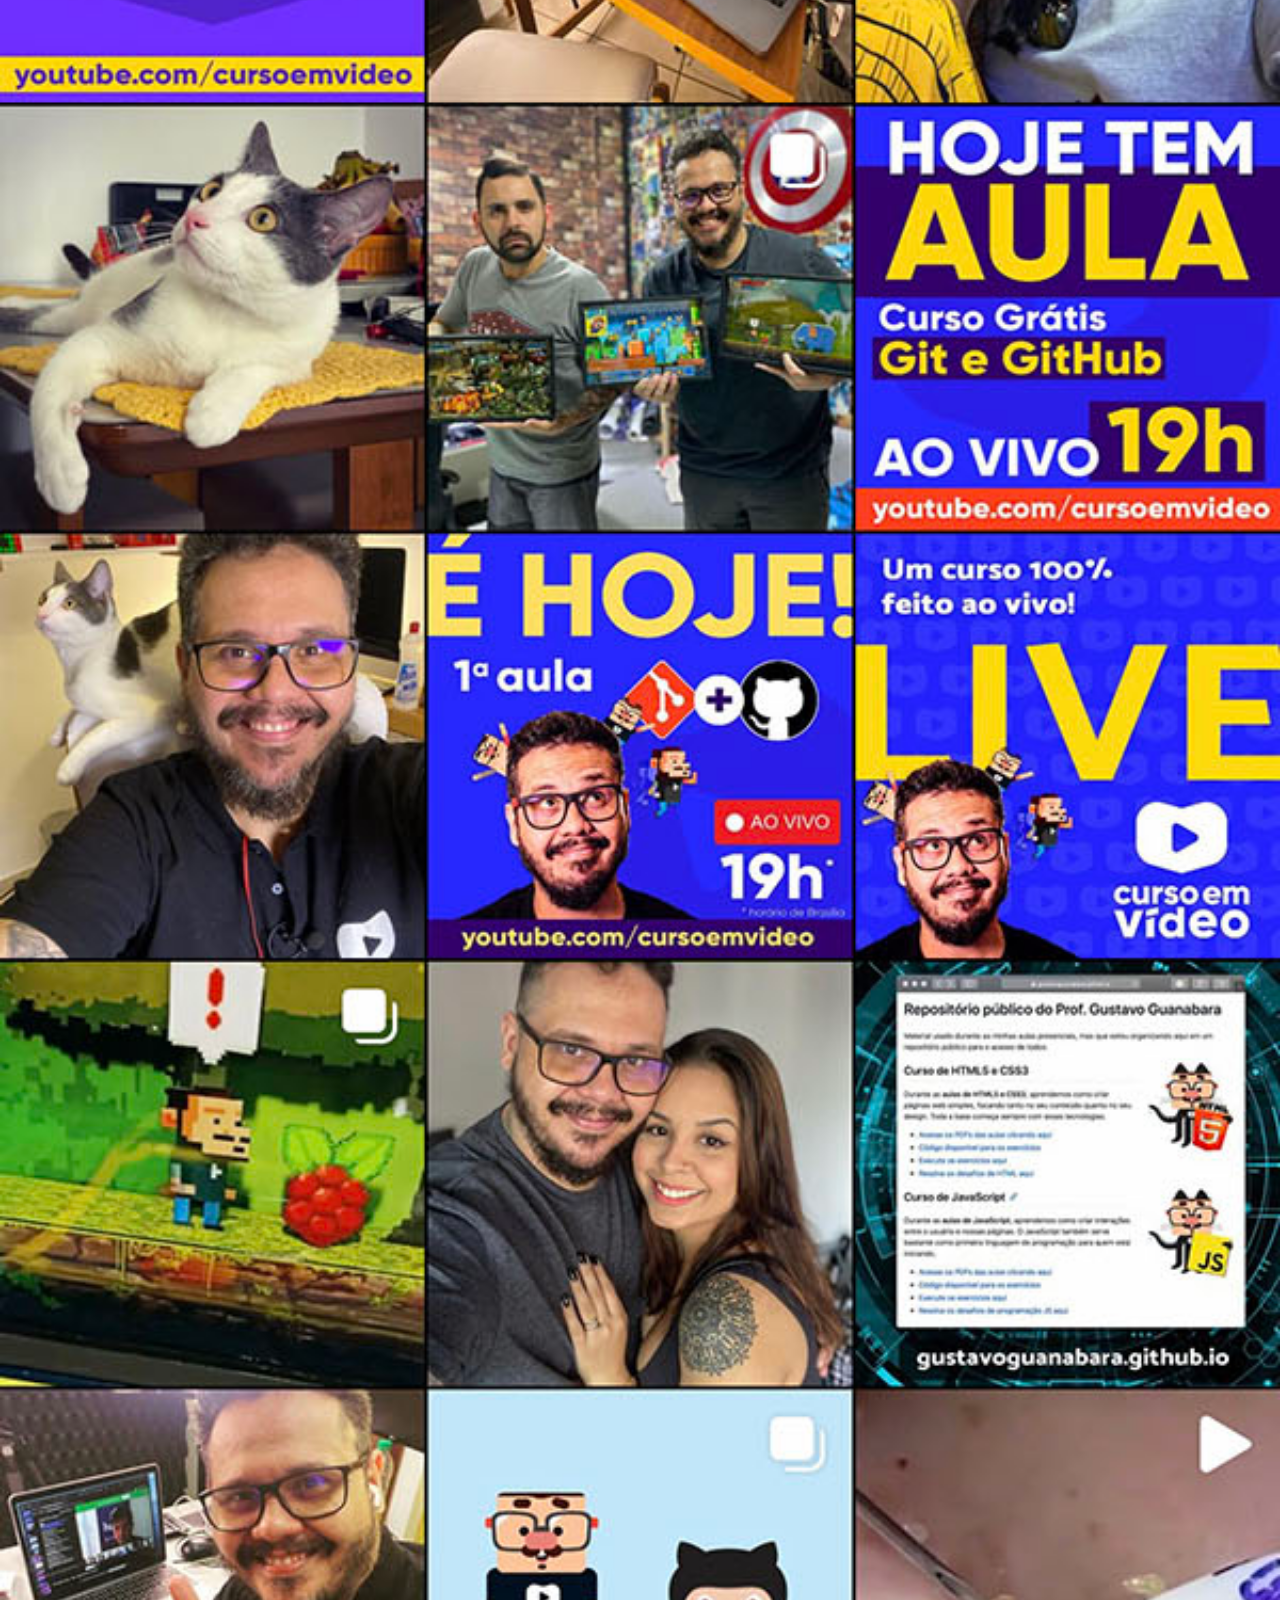
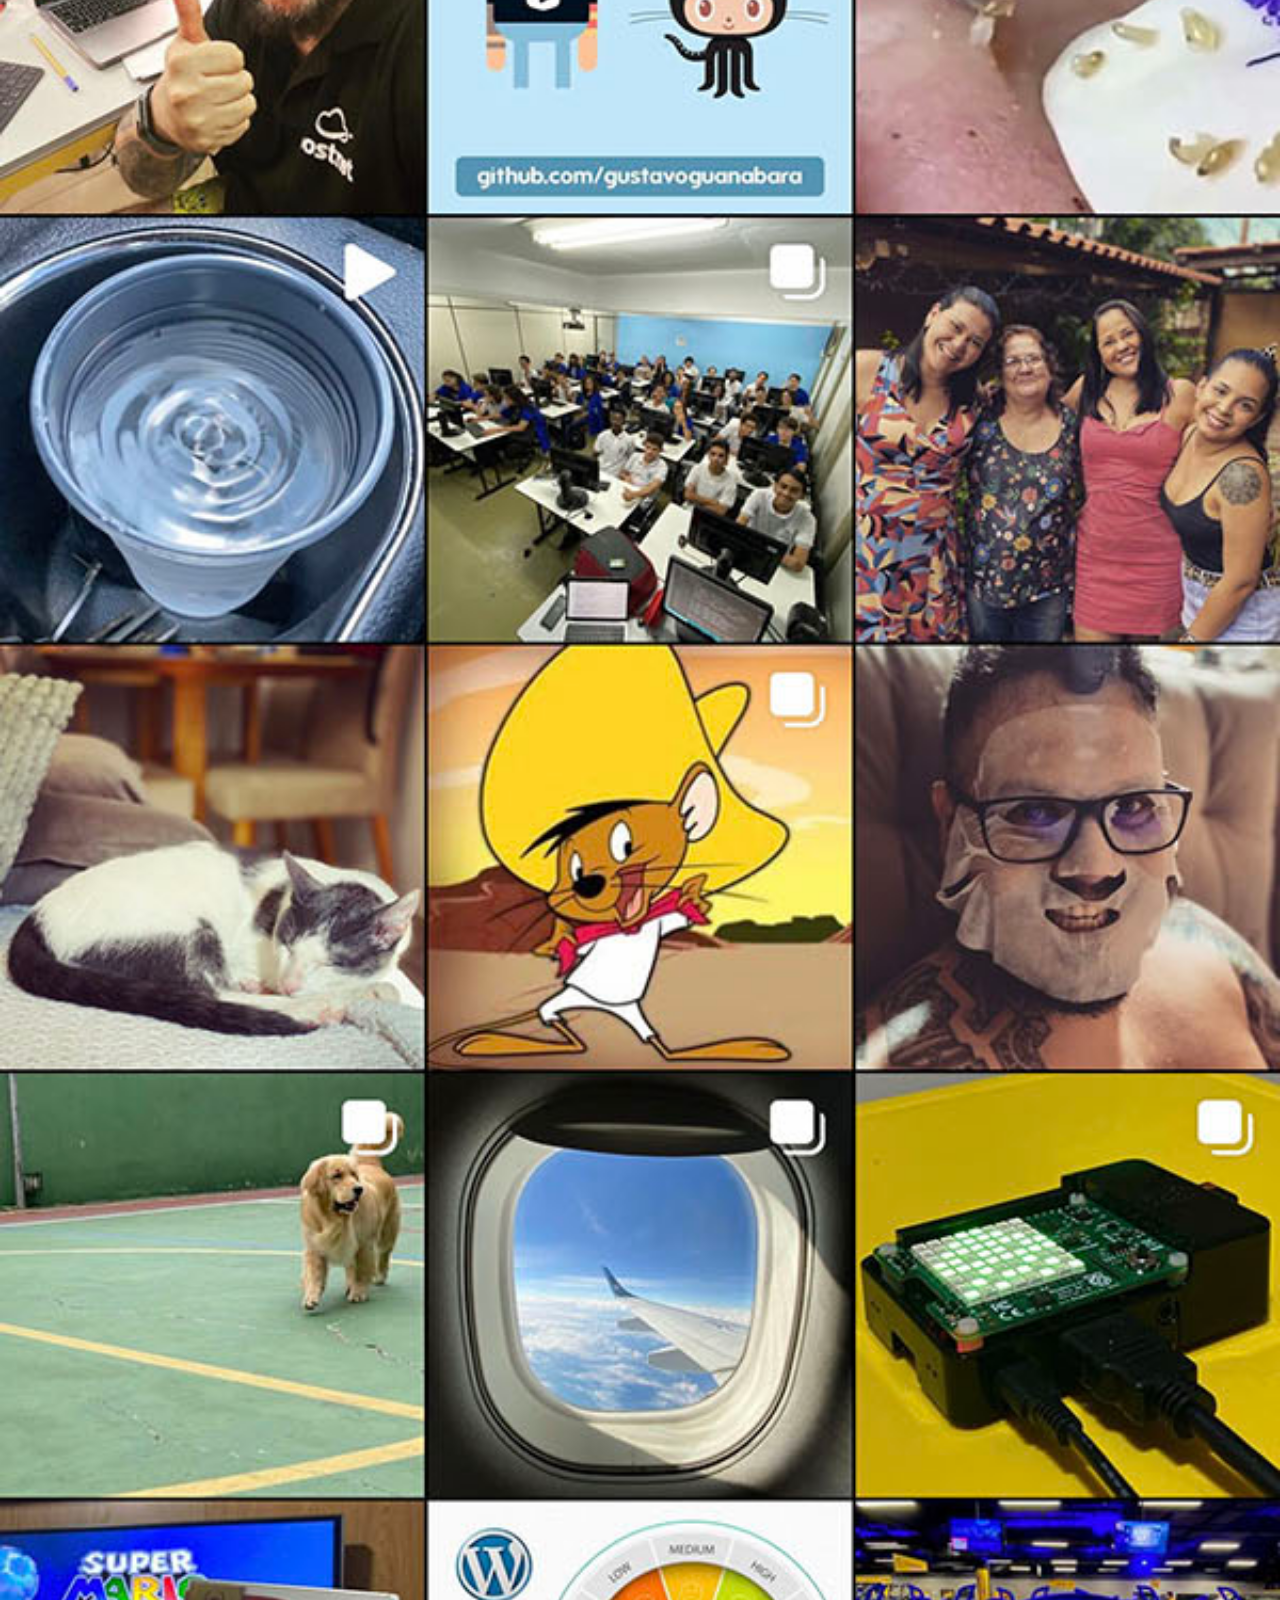
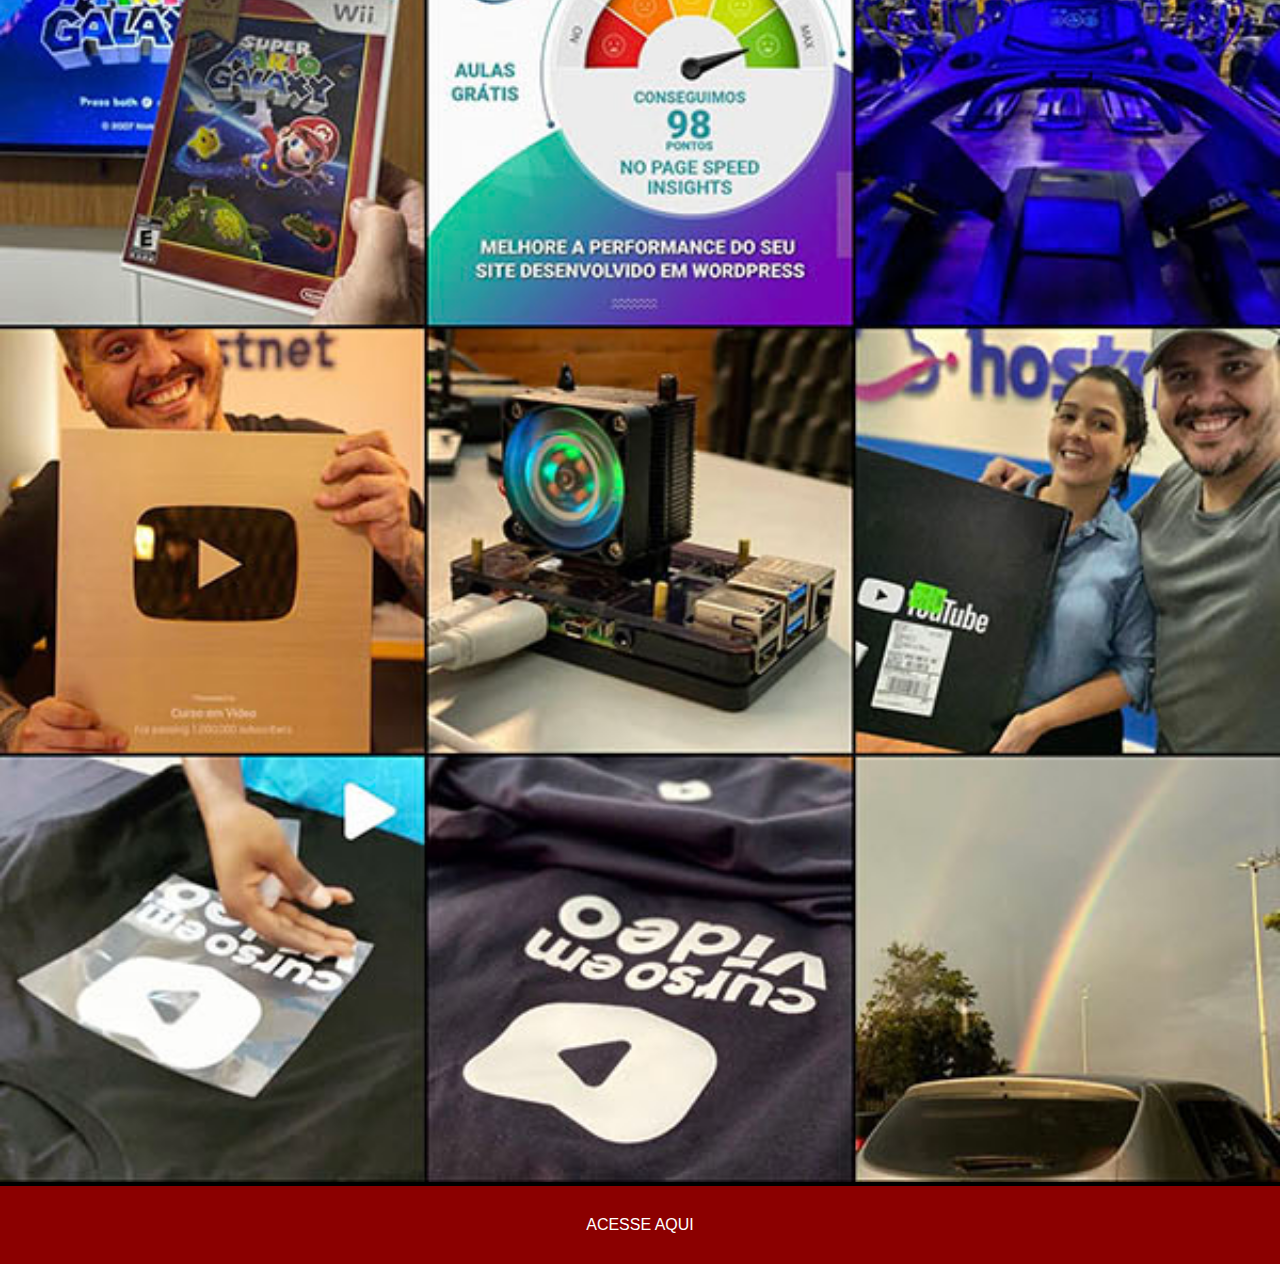
<file: instagram.html>
<!DOCTYPE html>
<html lang="pt-br">
<head>
    <meta charset="UTF-8">
    <meta http-equiv="X-UA-Compatible" content="IE=edge">
    <meta name="viewport" content="width=device-width, initial-scale=1.0">
    <title>instagram</title>
    <link rel="stylesheet" href="social.css">
</head>
<body>
    <img src="imagens/tela-instagram.jpg" alt="tela do instagram">
    <a href="https://www.instagram.com/cursoemvideo/" target="_blank"> ACESSE AQUI</a>
    
</body>
</html>
</file>
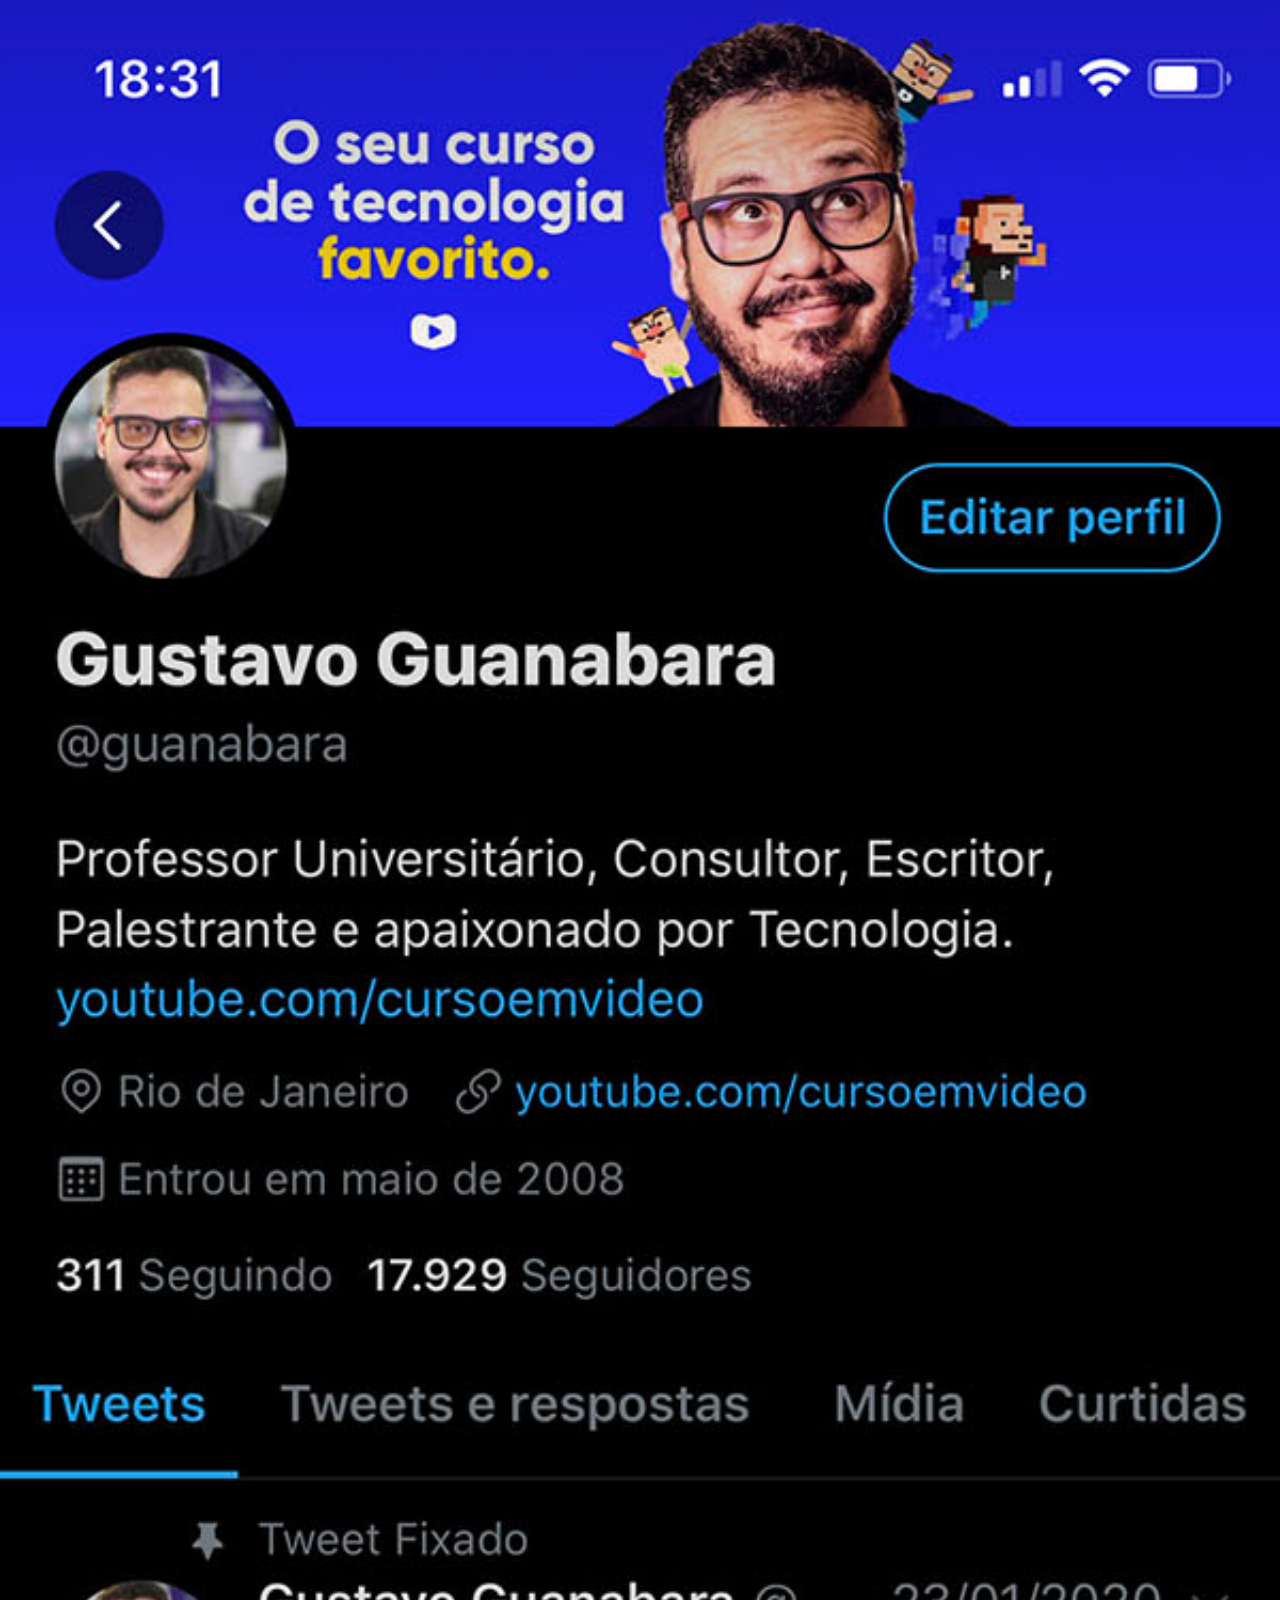
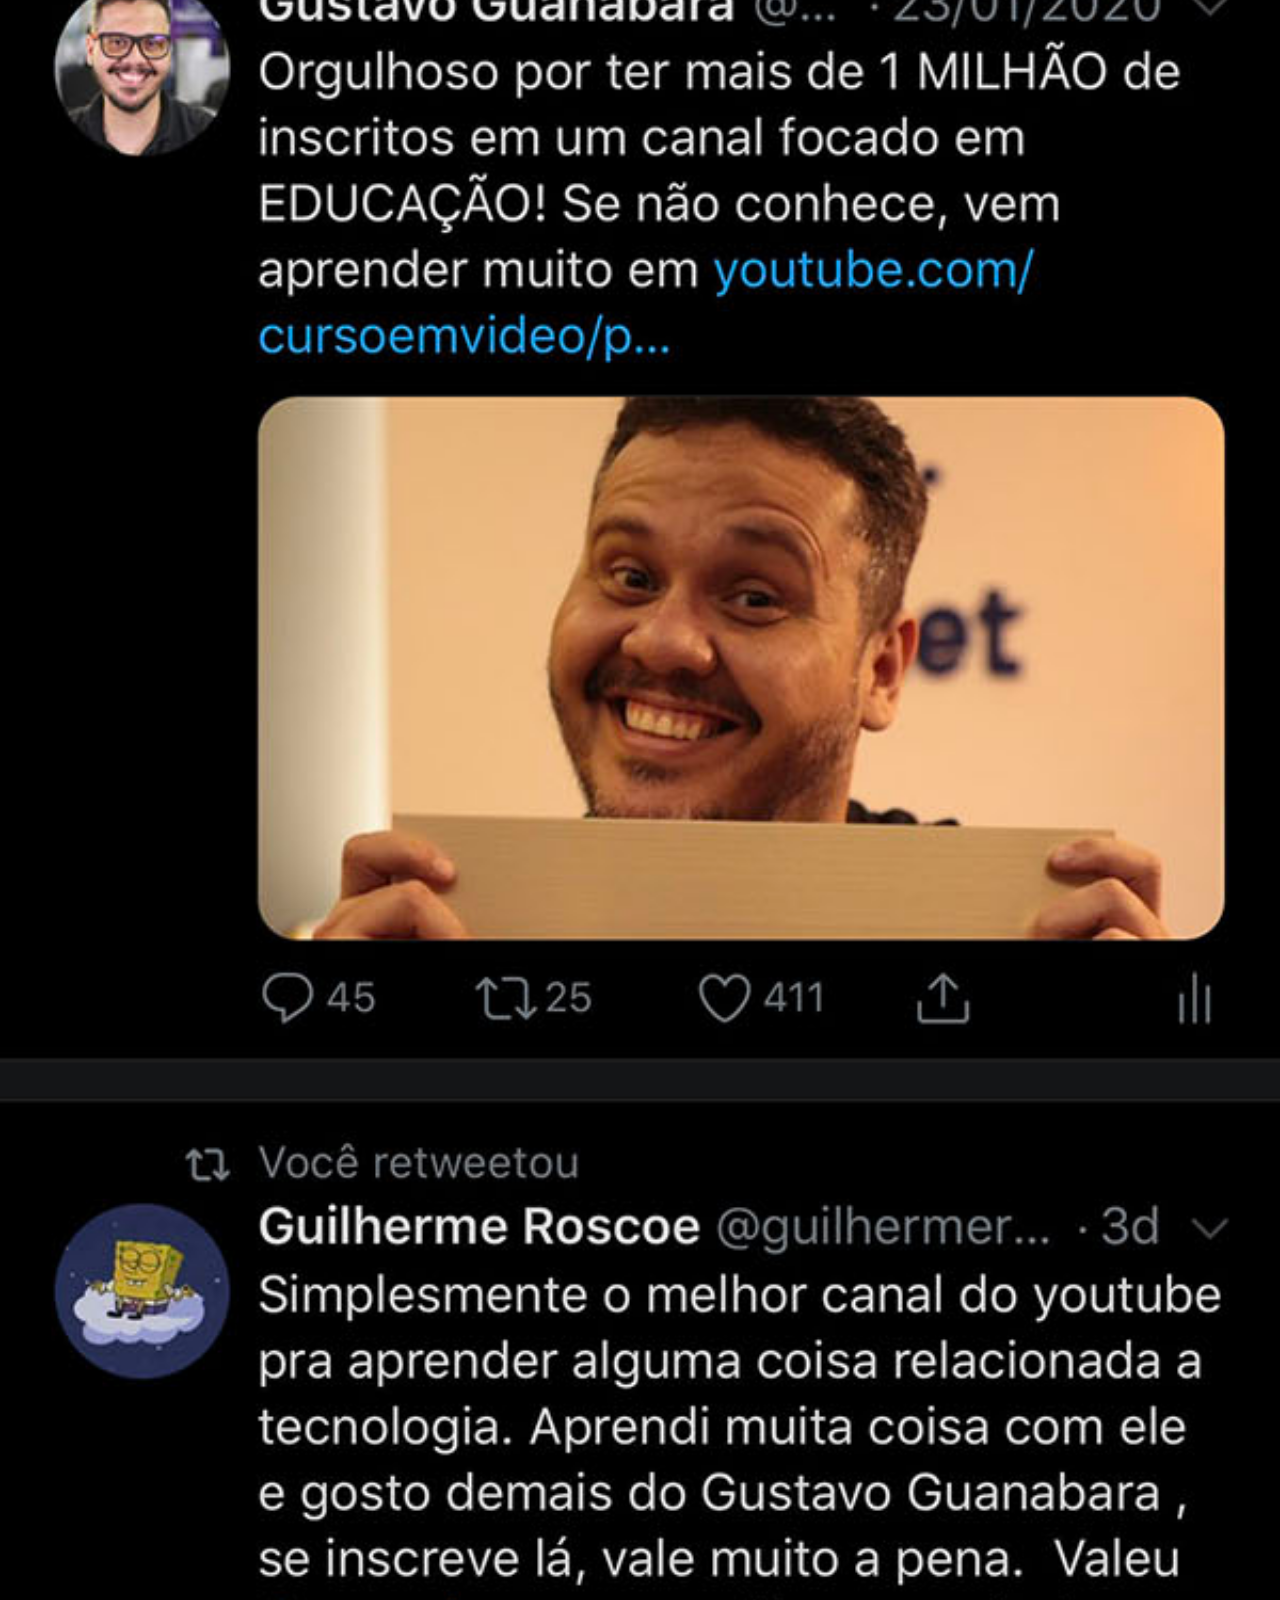
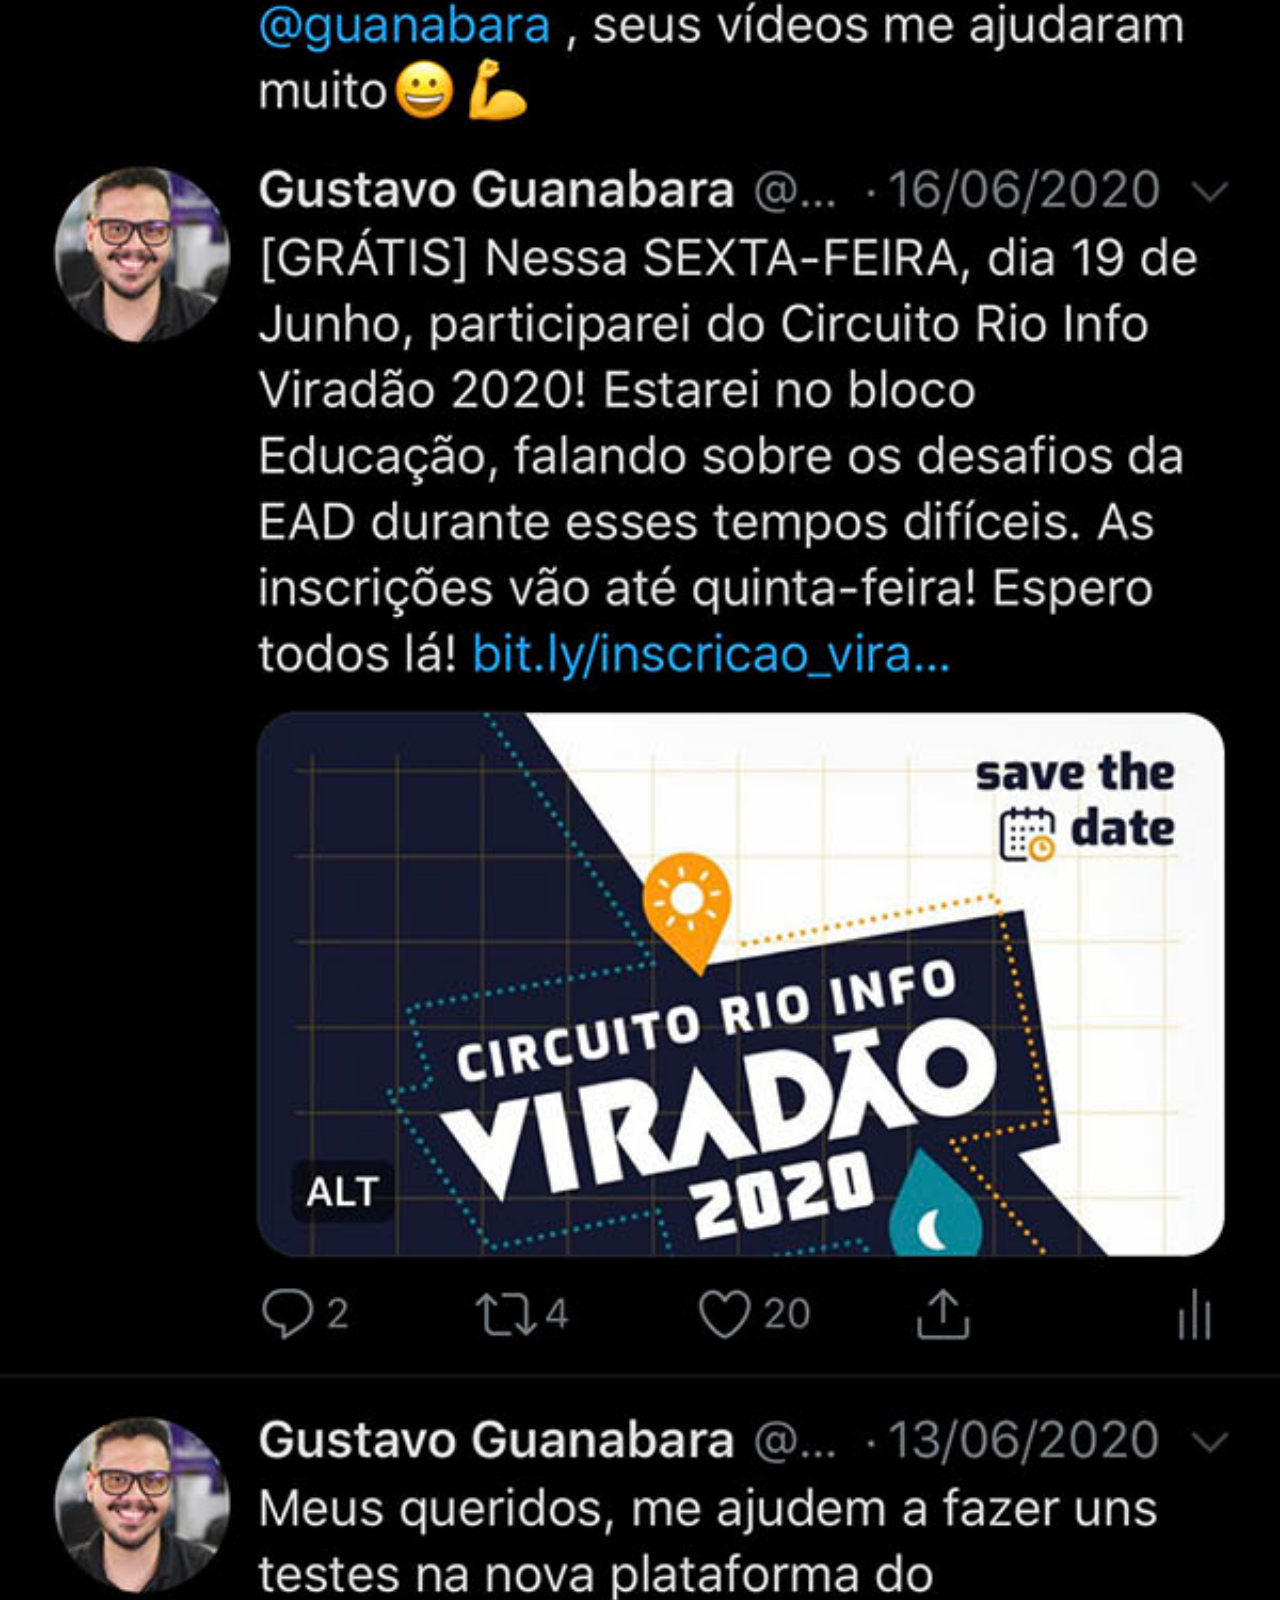
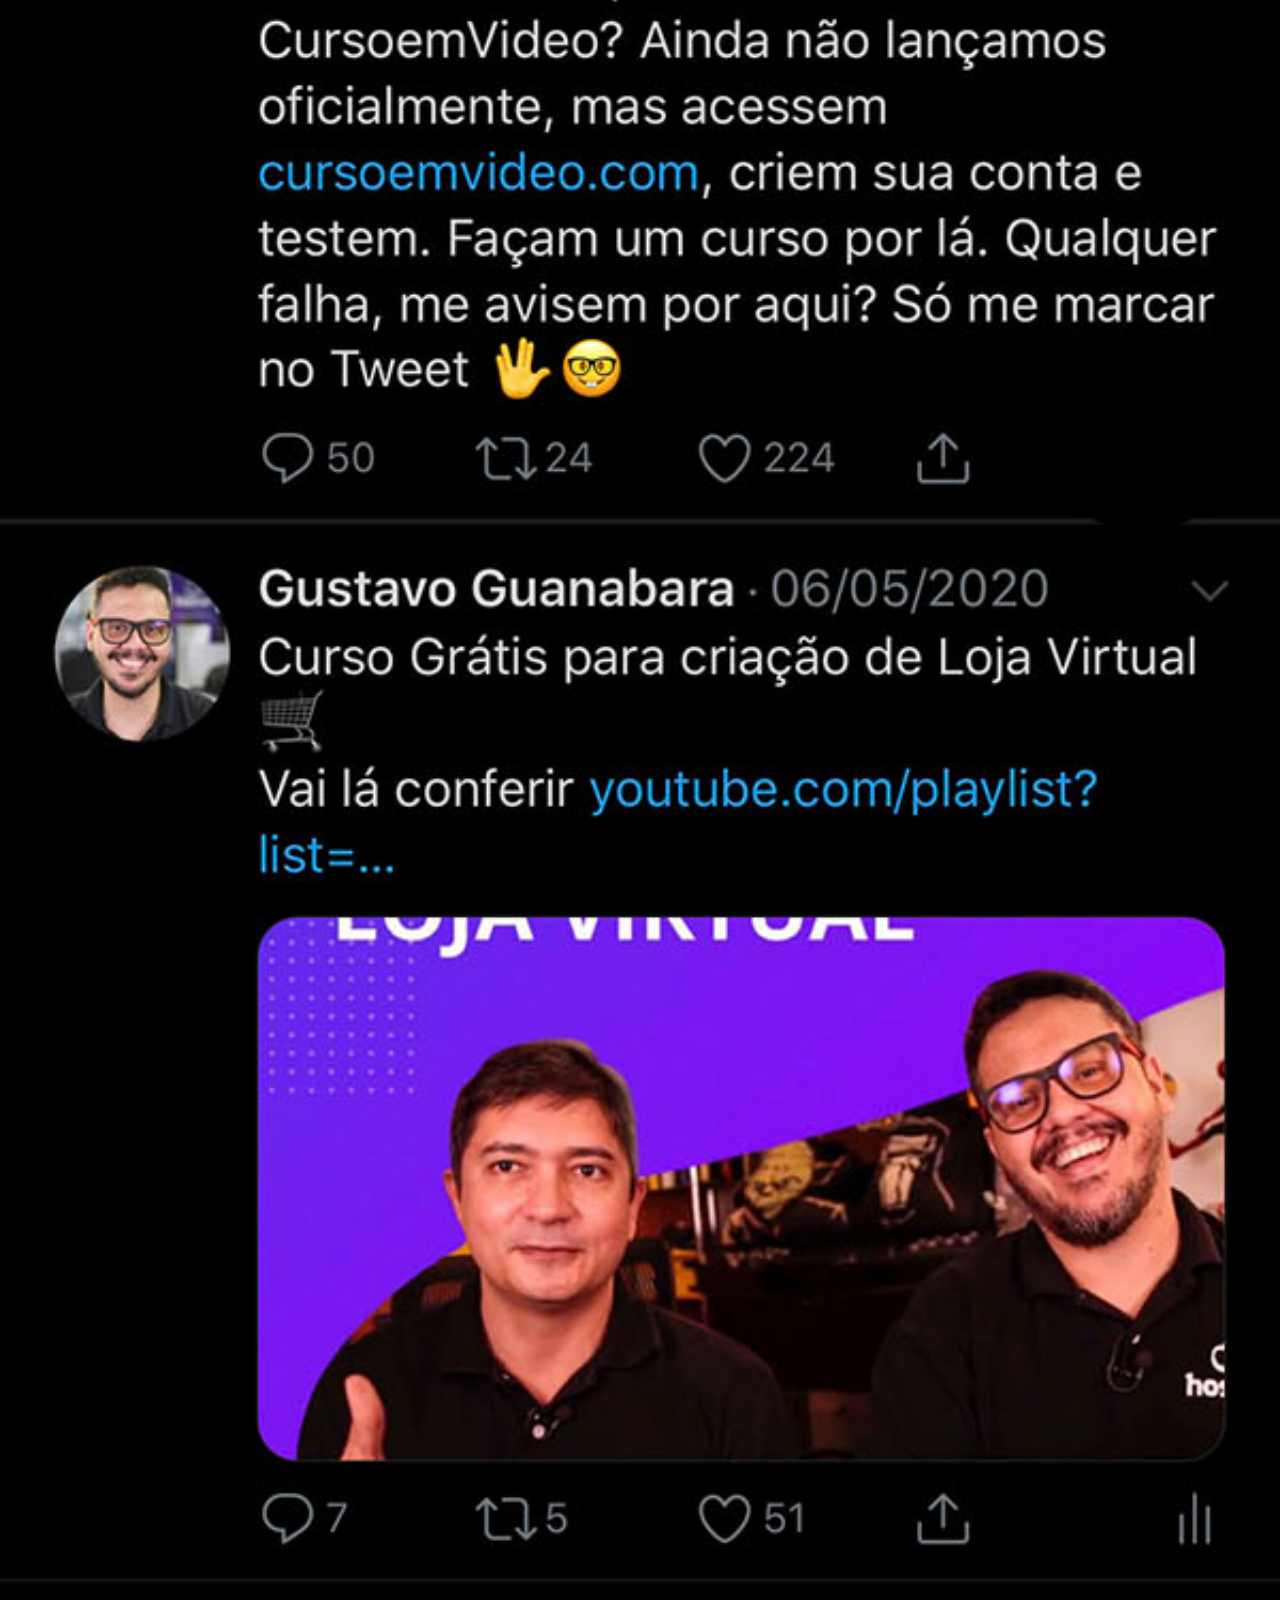
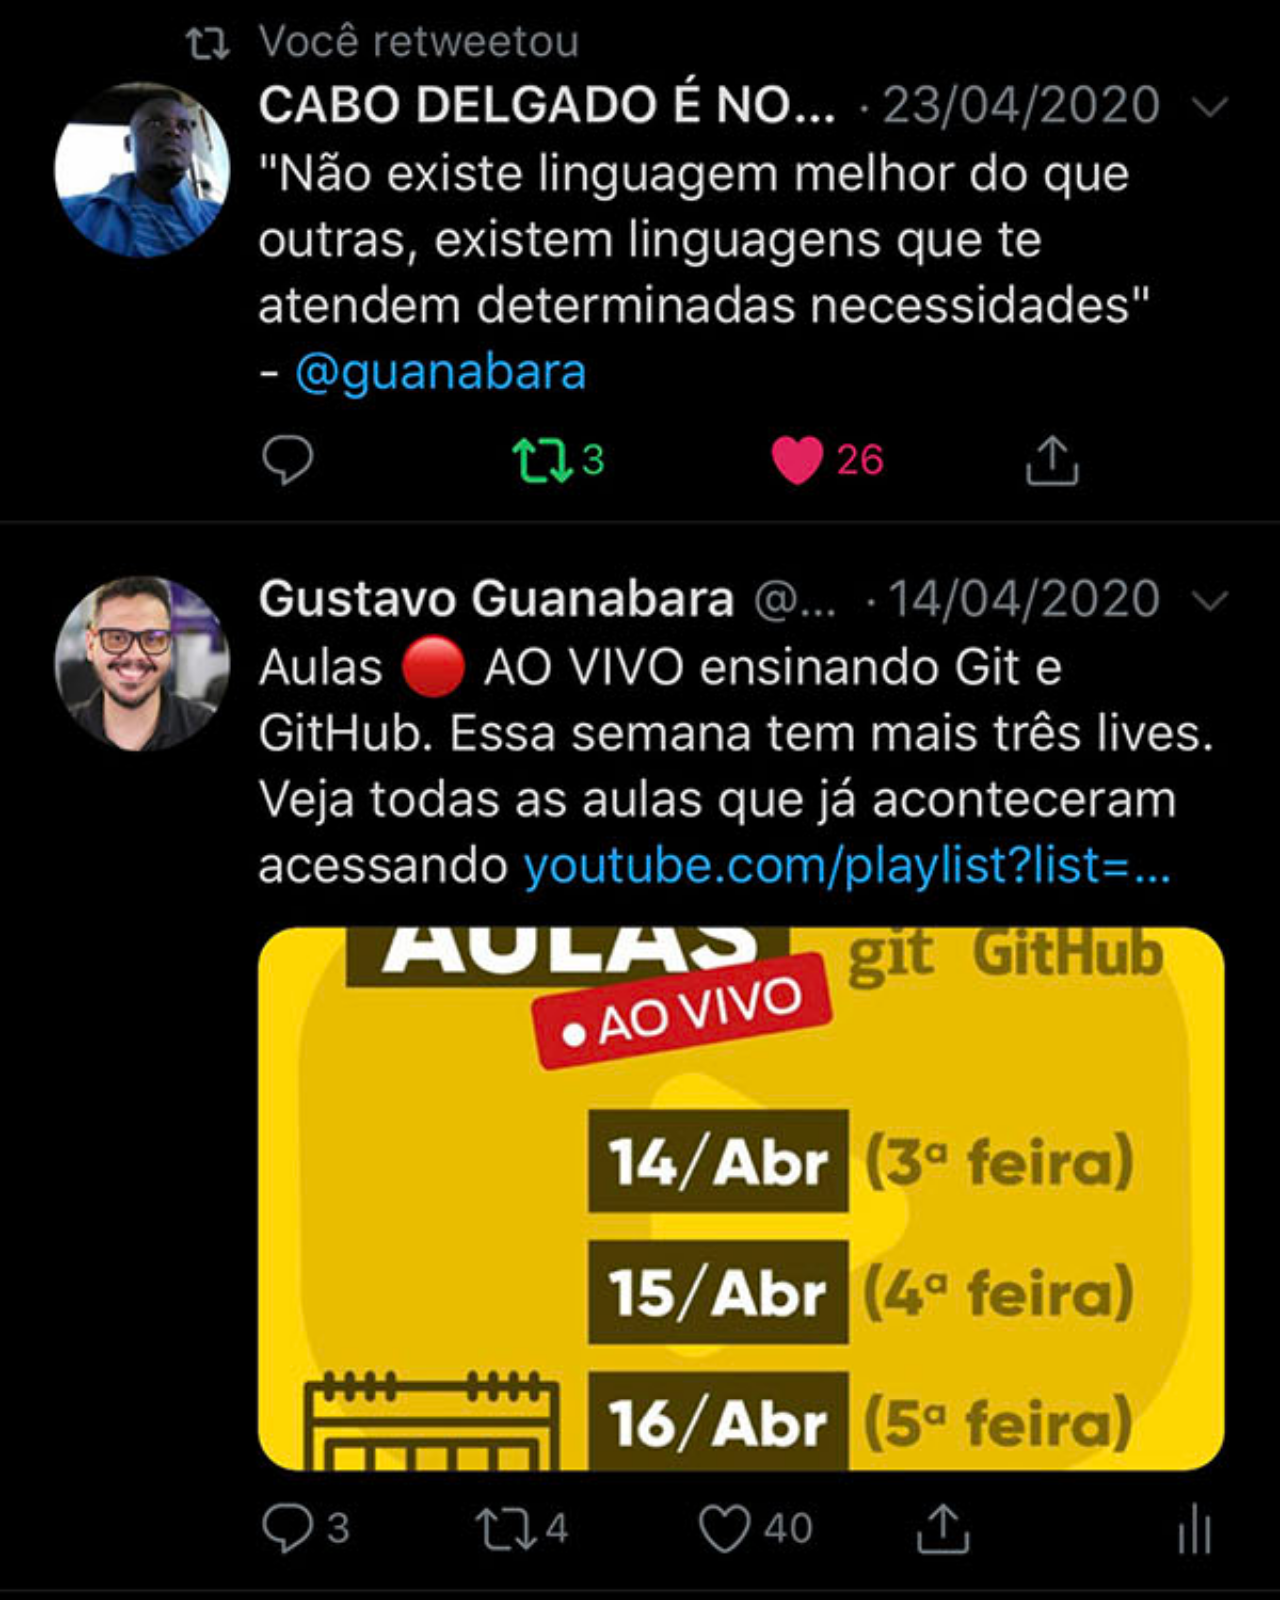
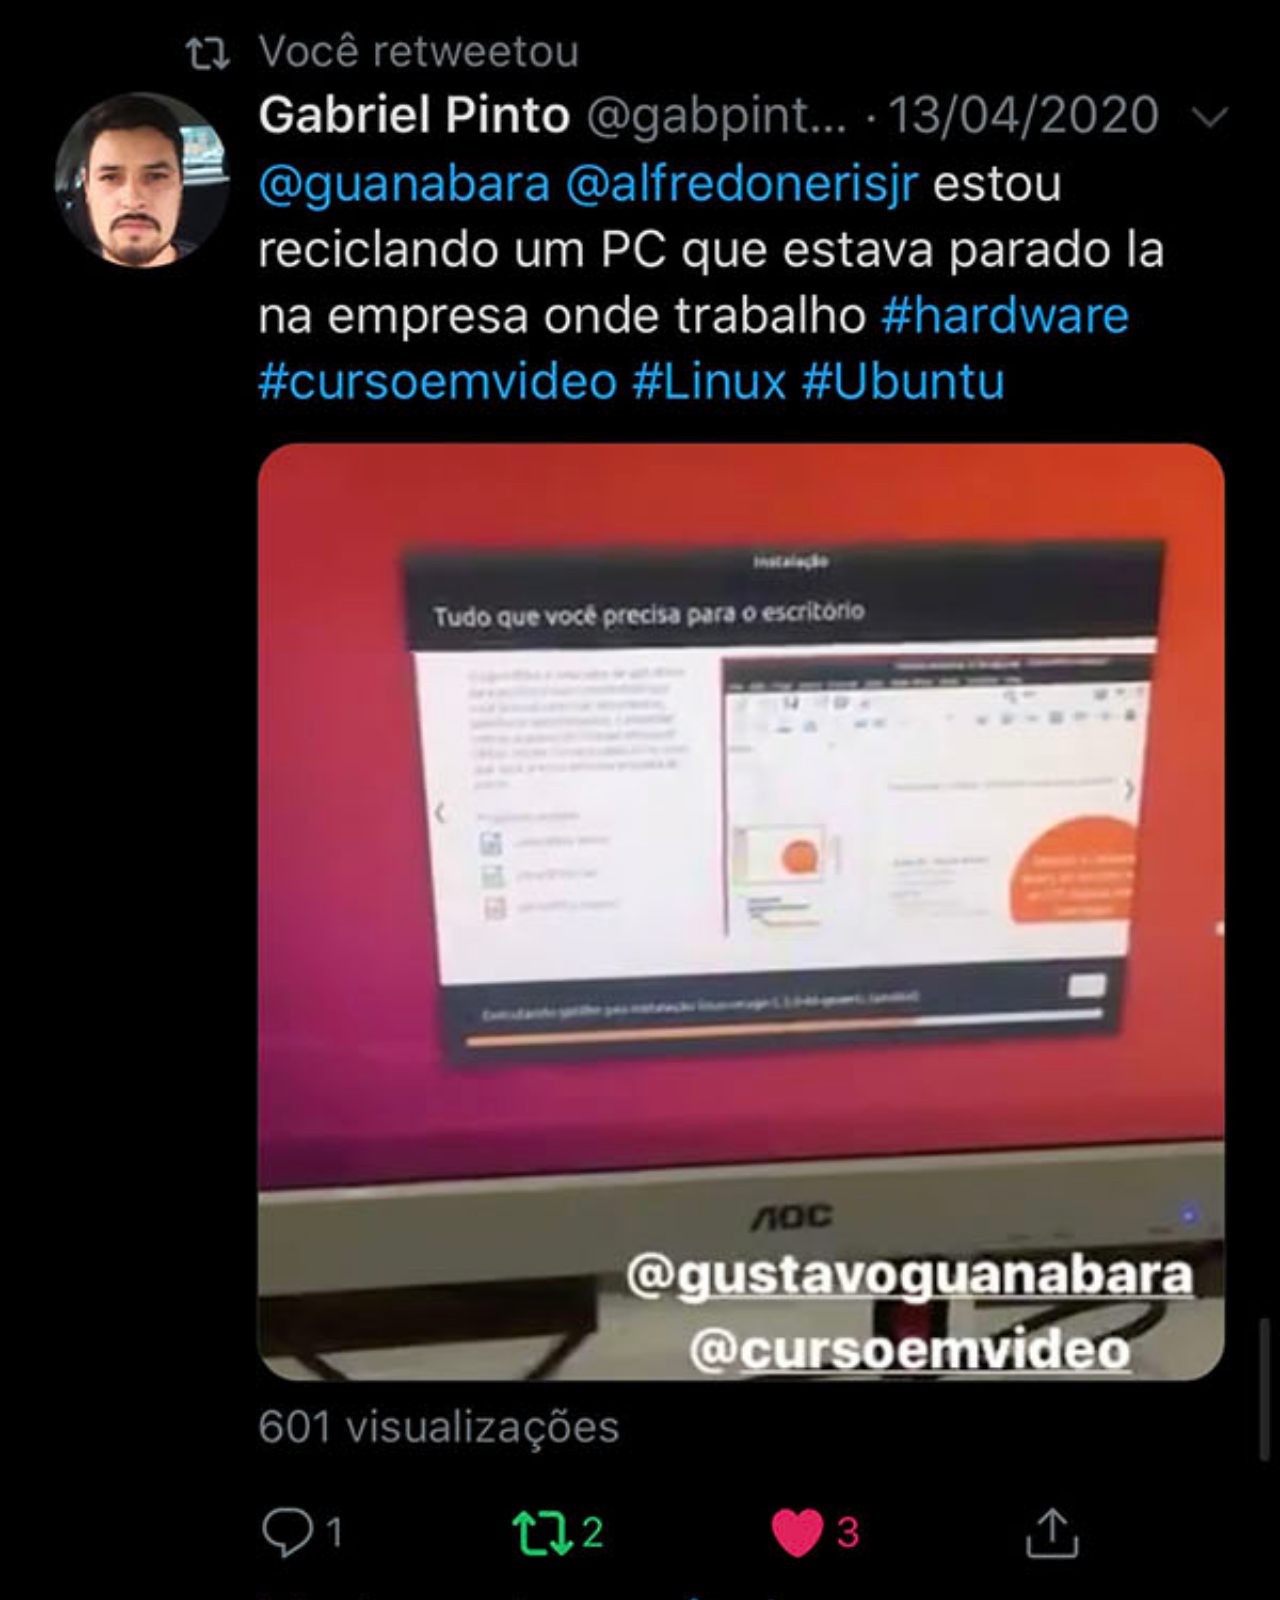
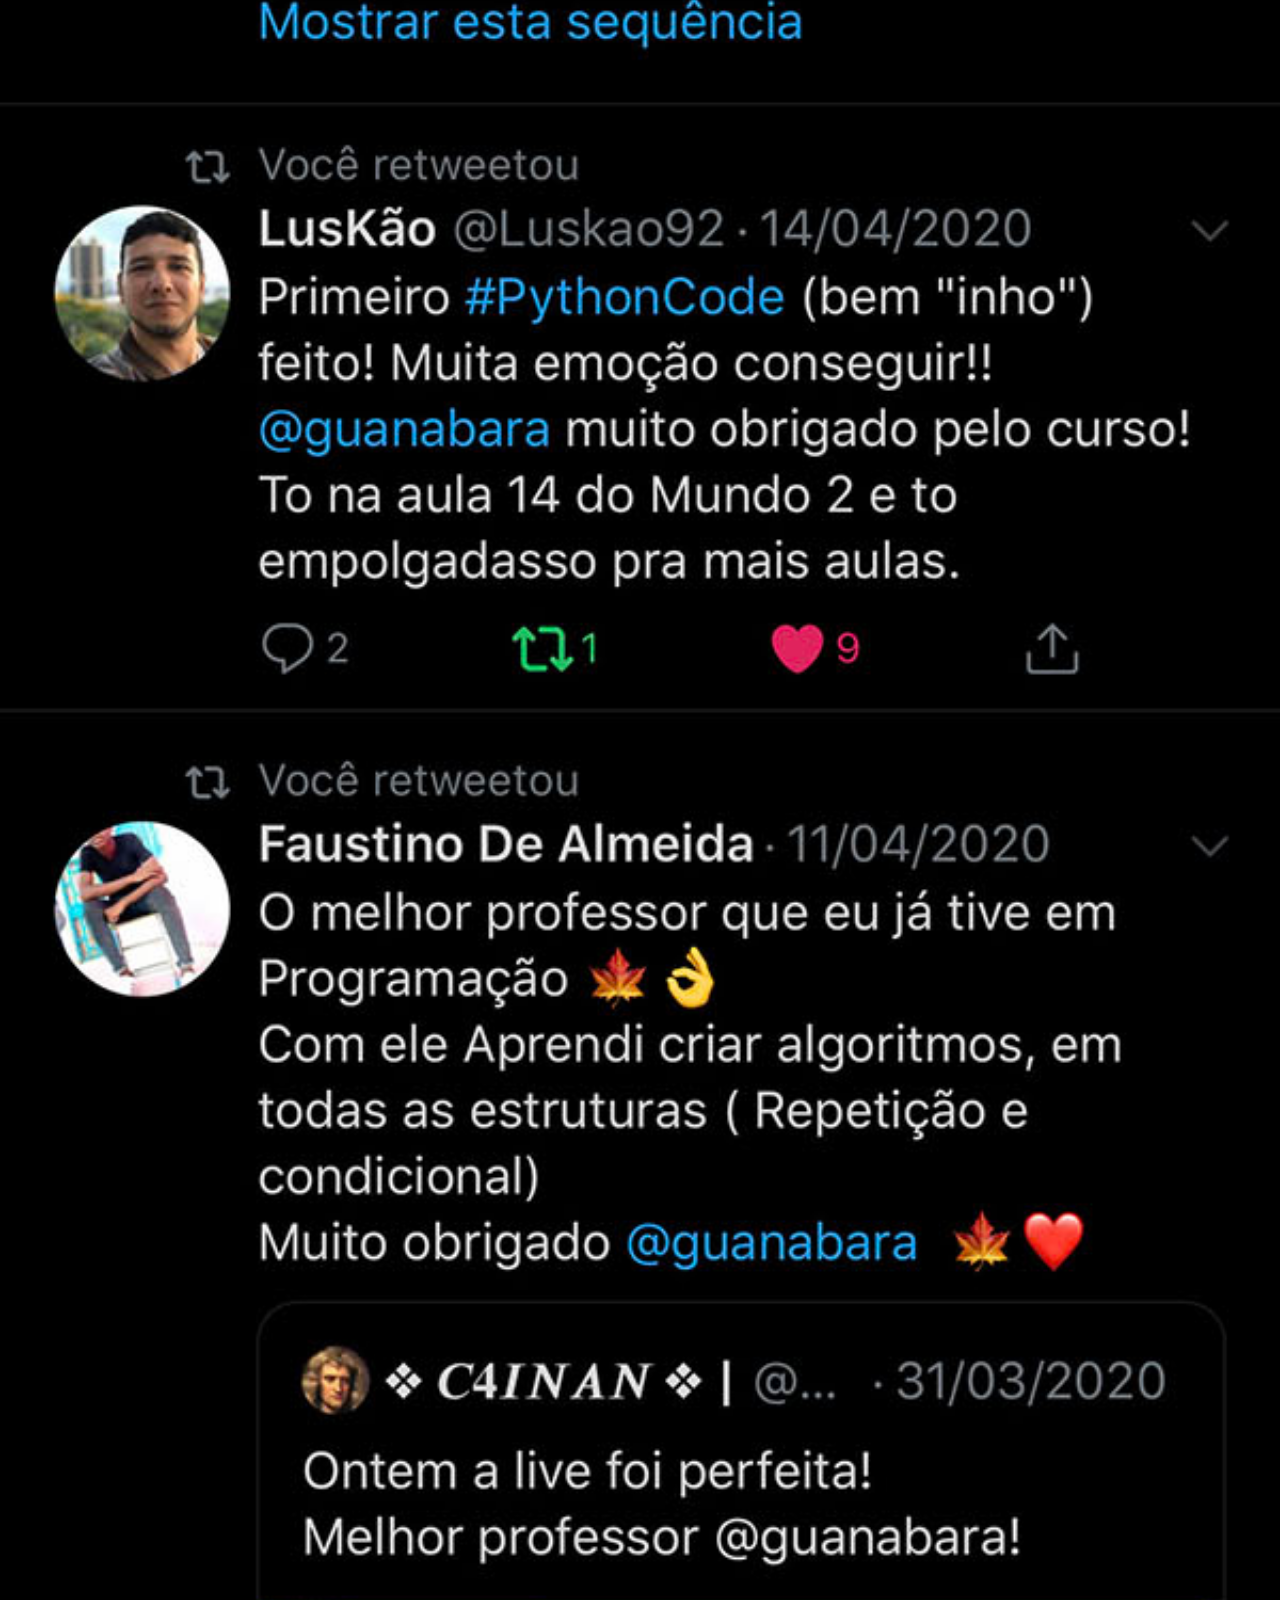
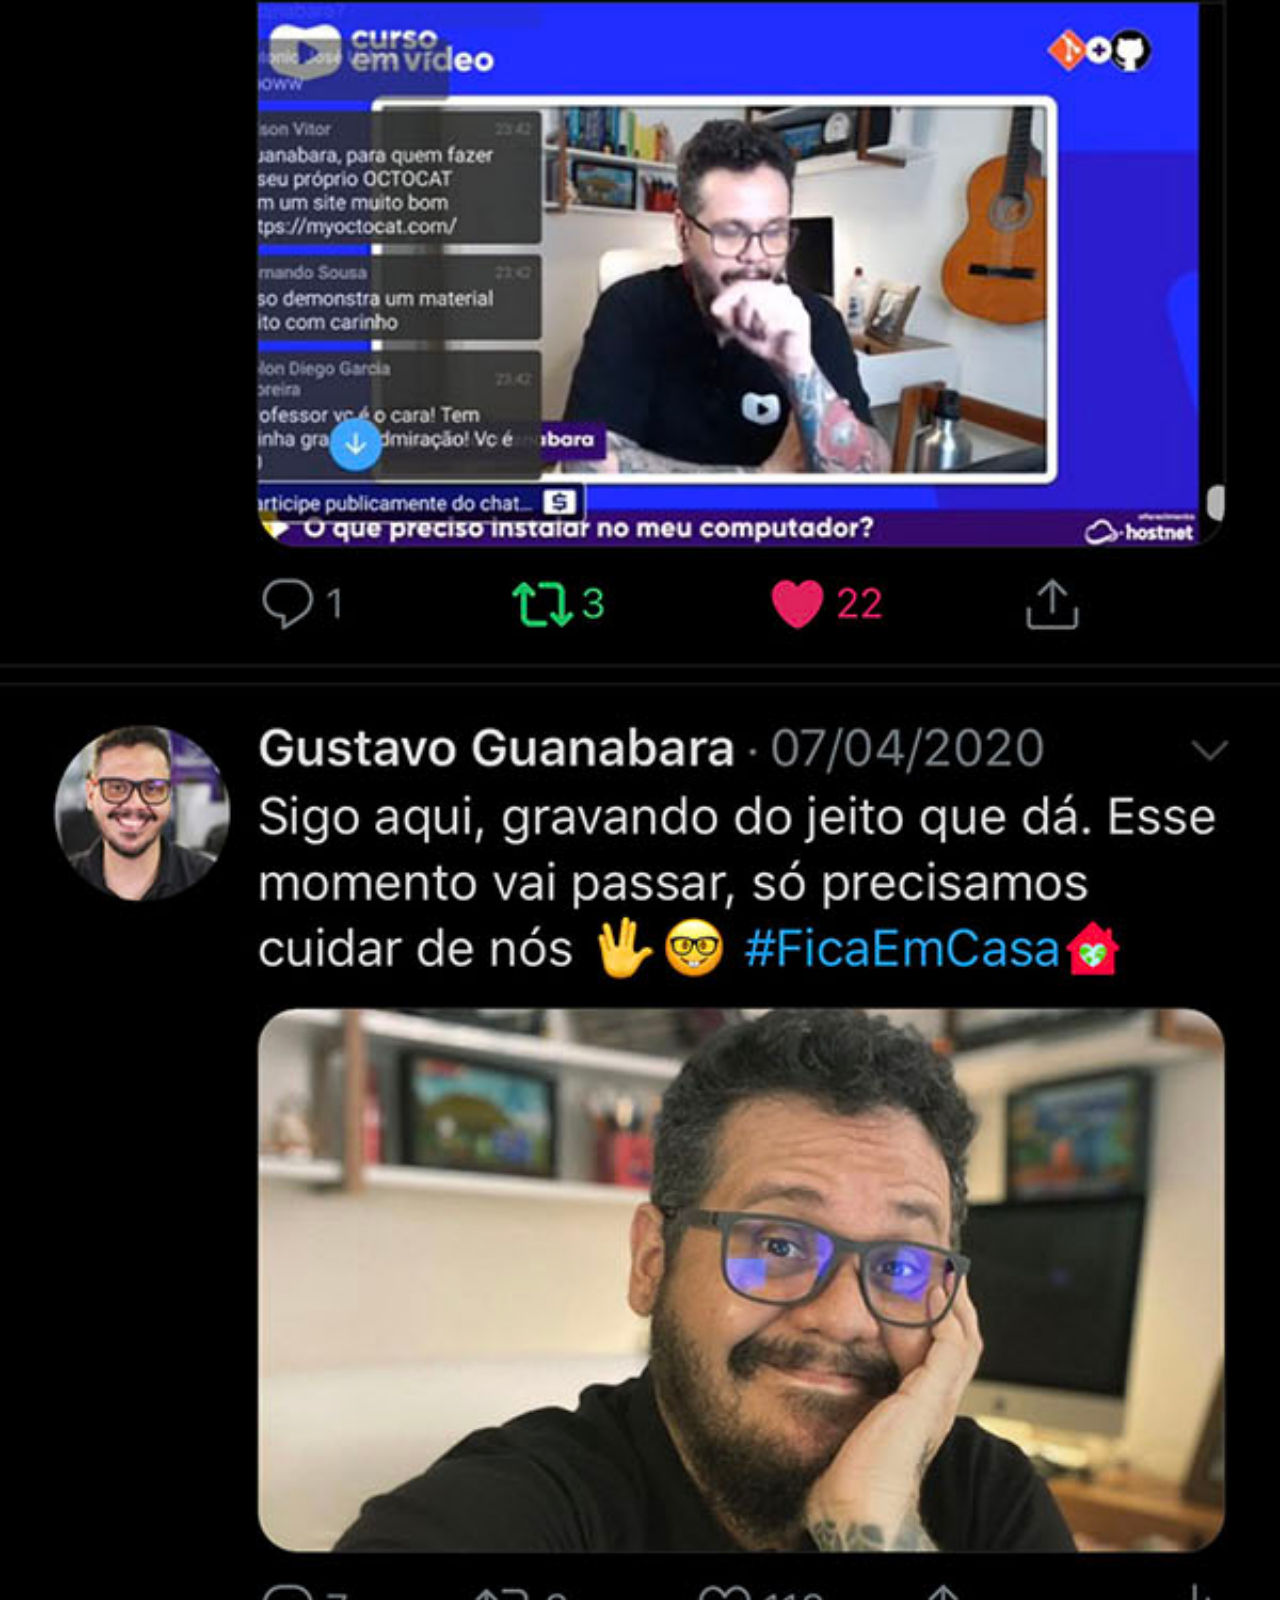
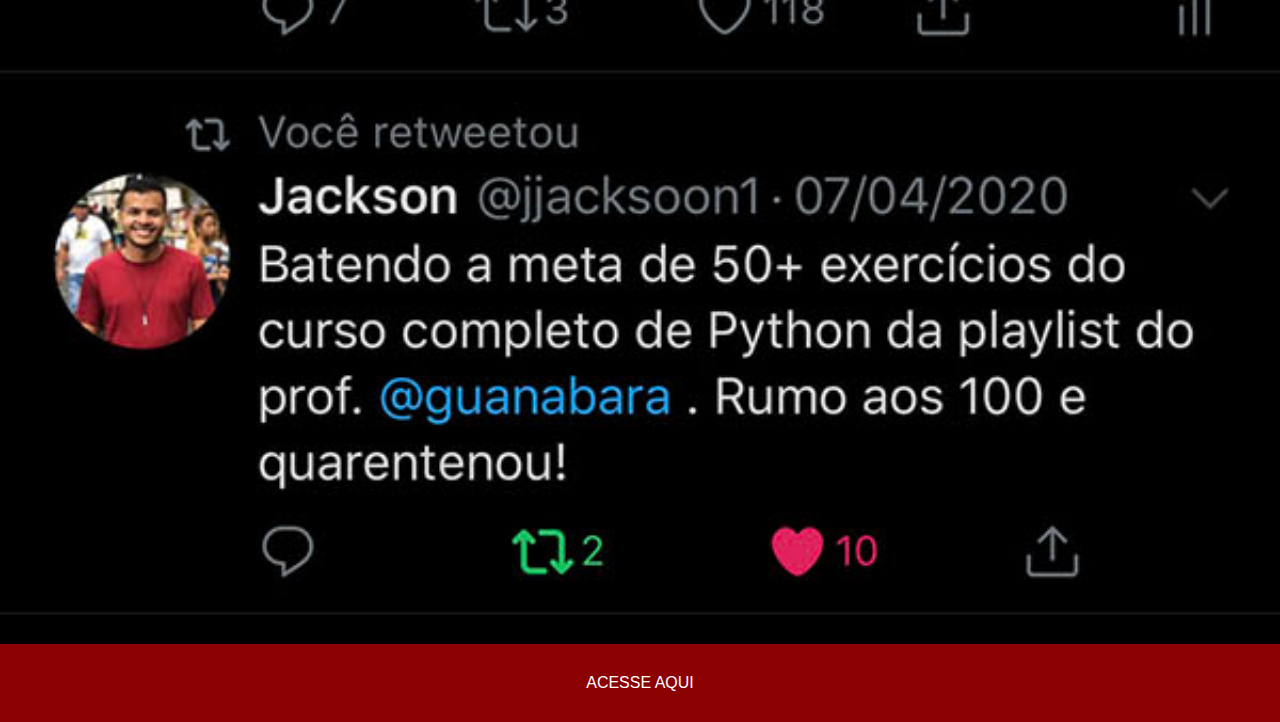
<file: twitter.html>
<!DOCTYPE html>
<html lang="pt-br">
<head>
    <meta charset="UTF-8">
    <meta http-equiv="X-UA-Compatible" content="IE=edge">
    <meta name="viewport" content="width=device-width, initial-scale=1.0">
    <title>twitter</title>
    <link rel="stylesheet" href="social.css">
</head>
<body>
    <img src="imagens/tela-twitter.jpg" alt="tela do twitter">
    <a href="https://twitter.com/cursosemvideo" target="_blank"> ACESSE AQUI</a>
</body>
</html>
</file>
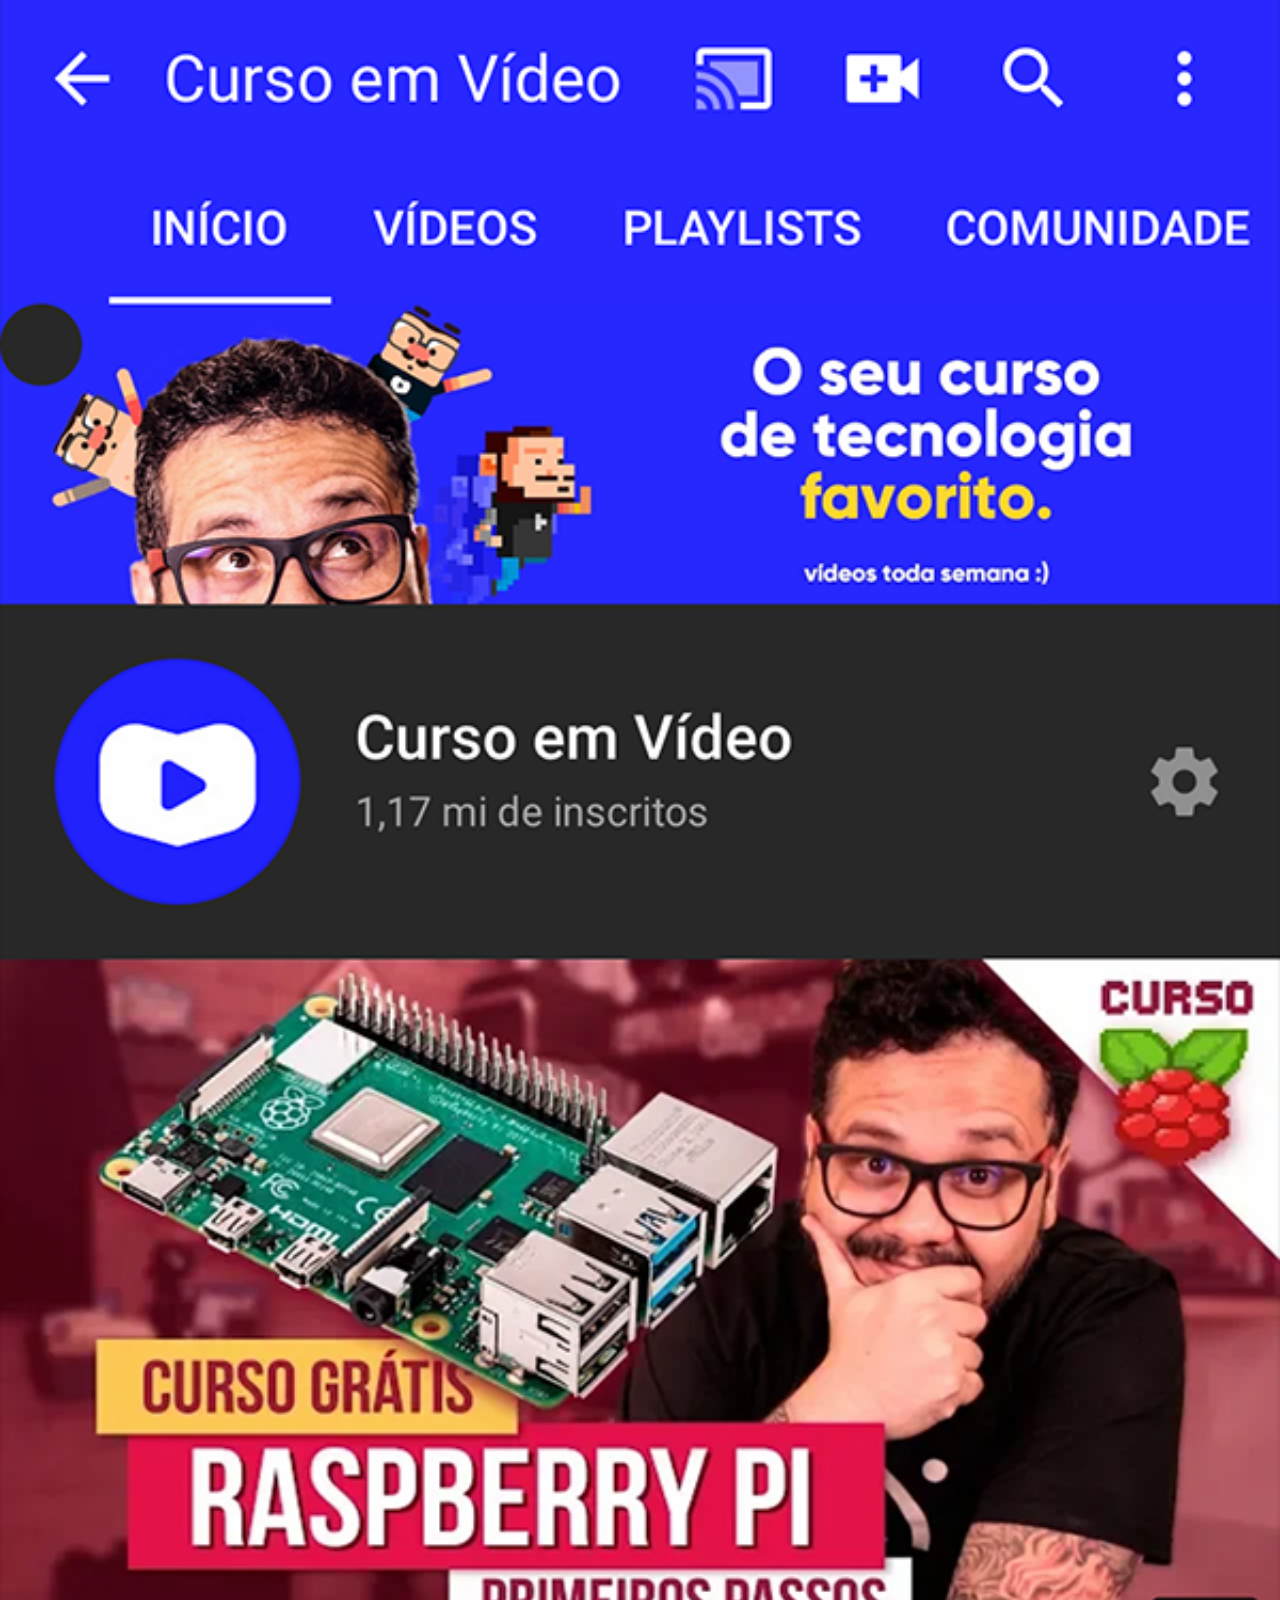
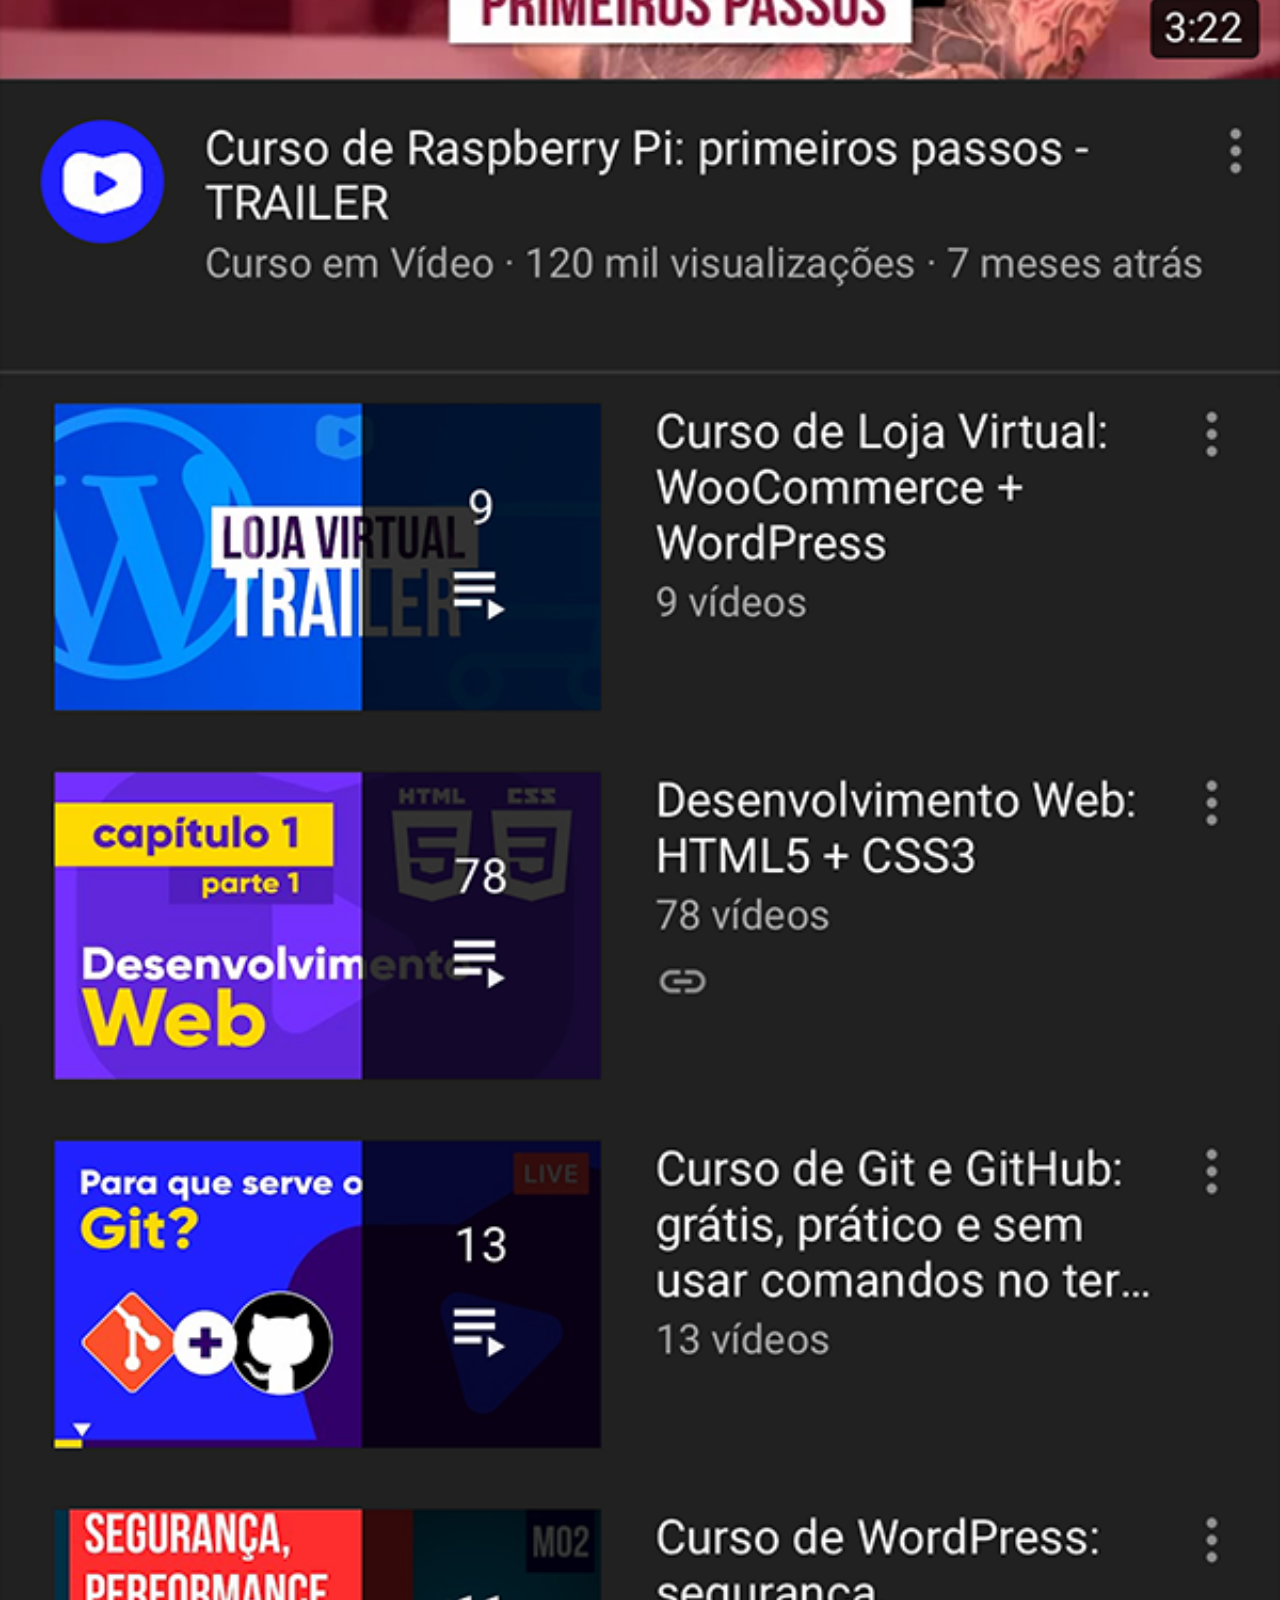
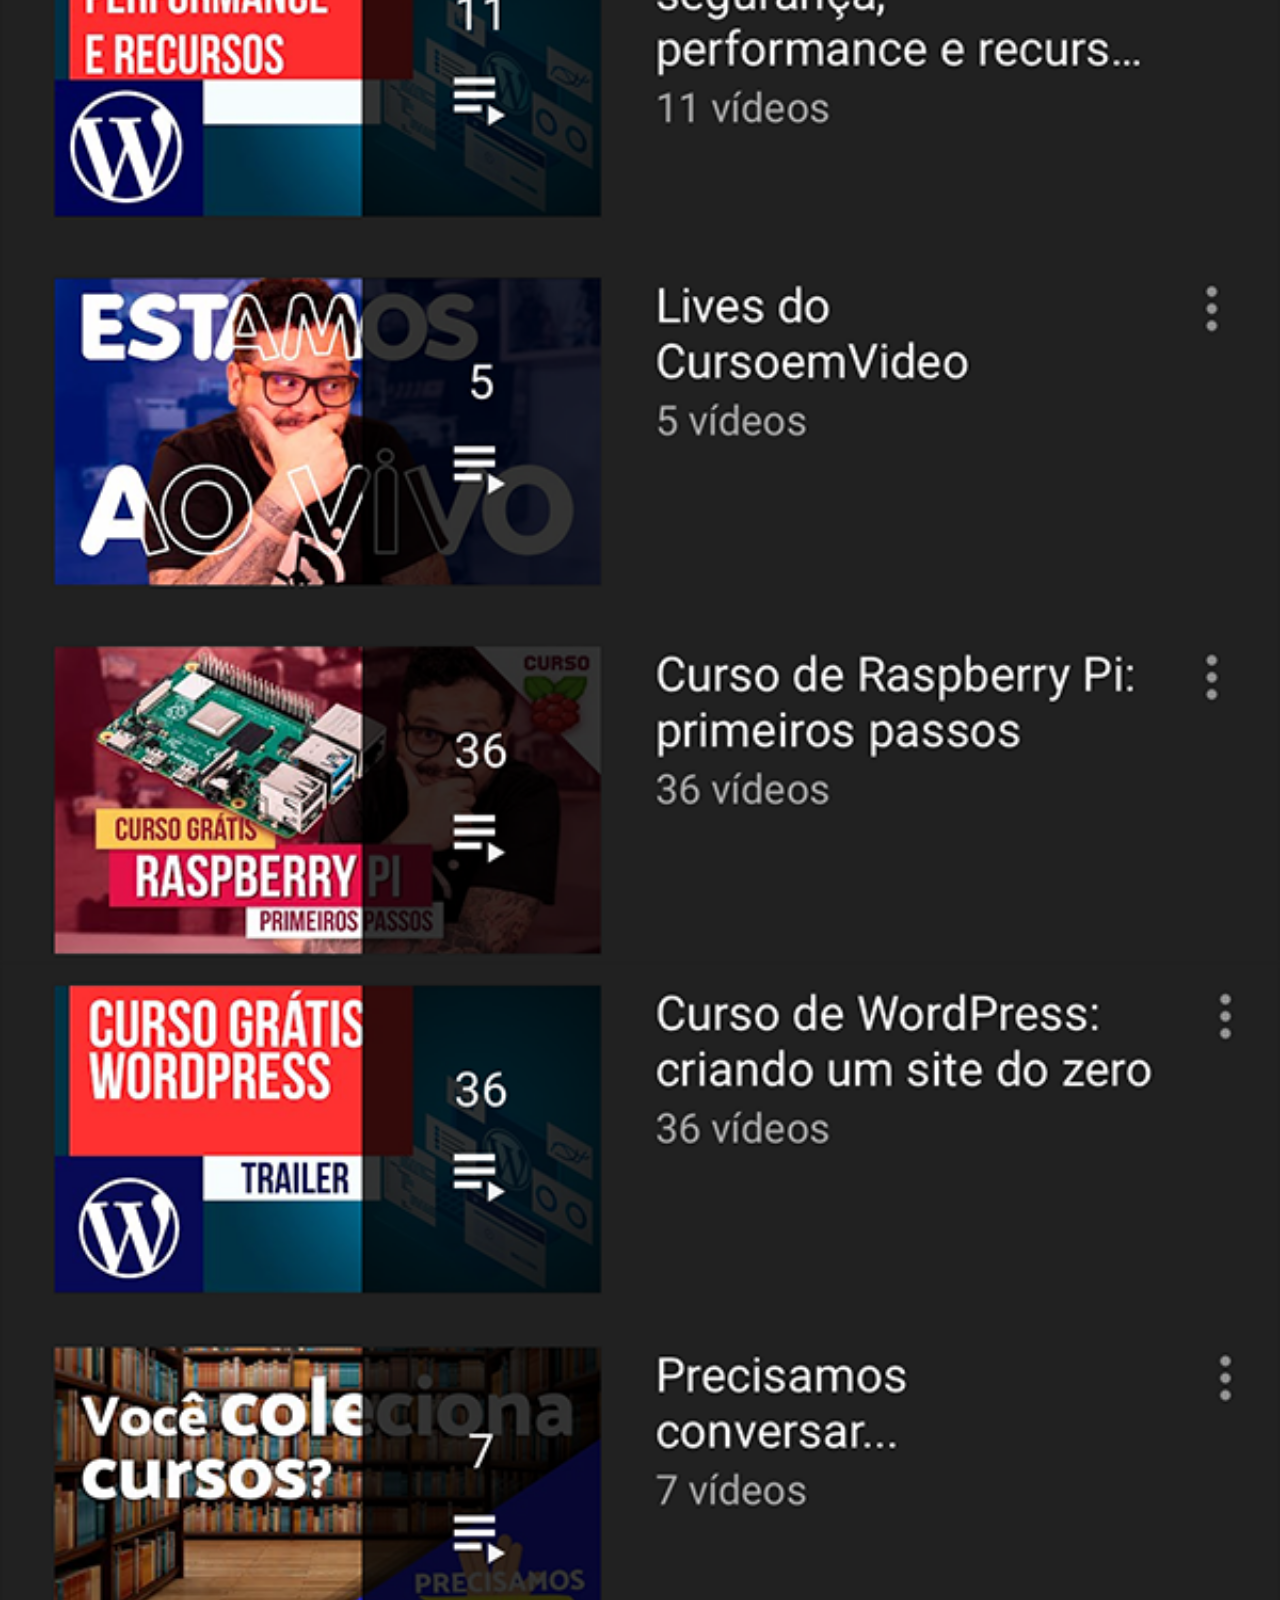
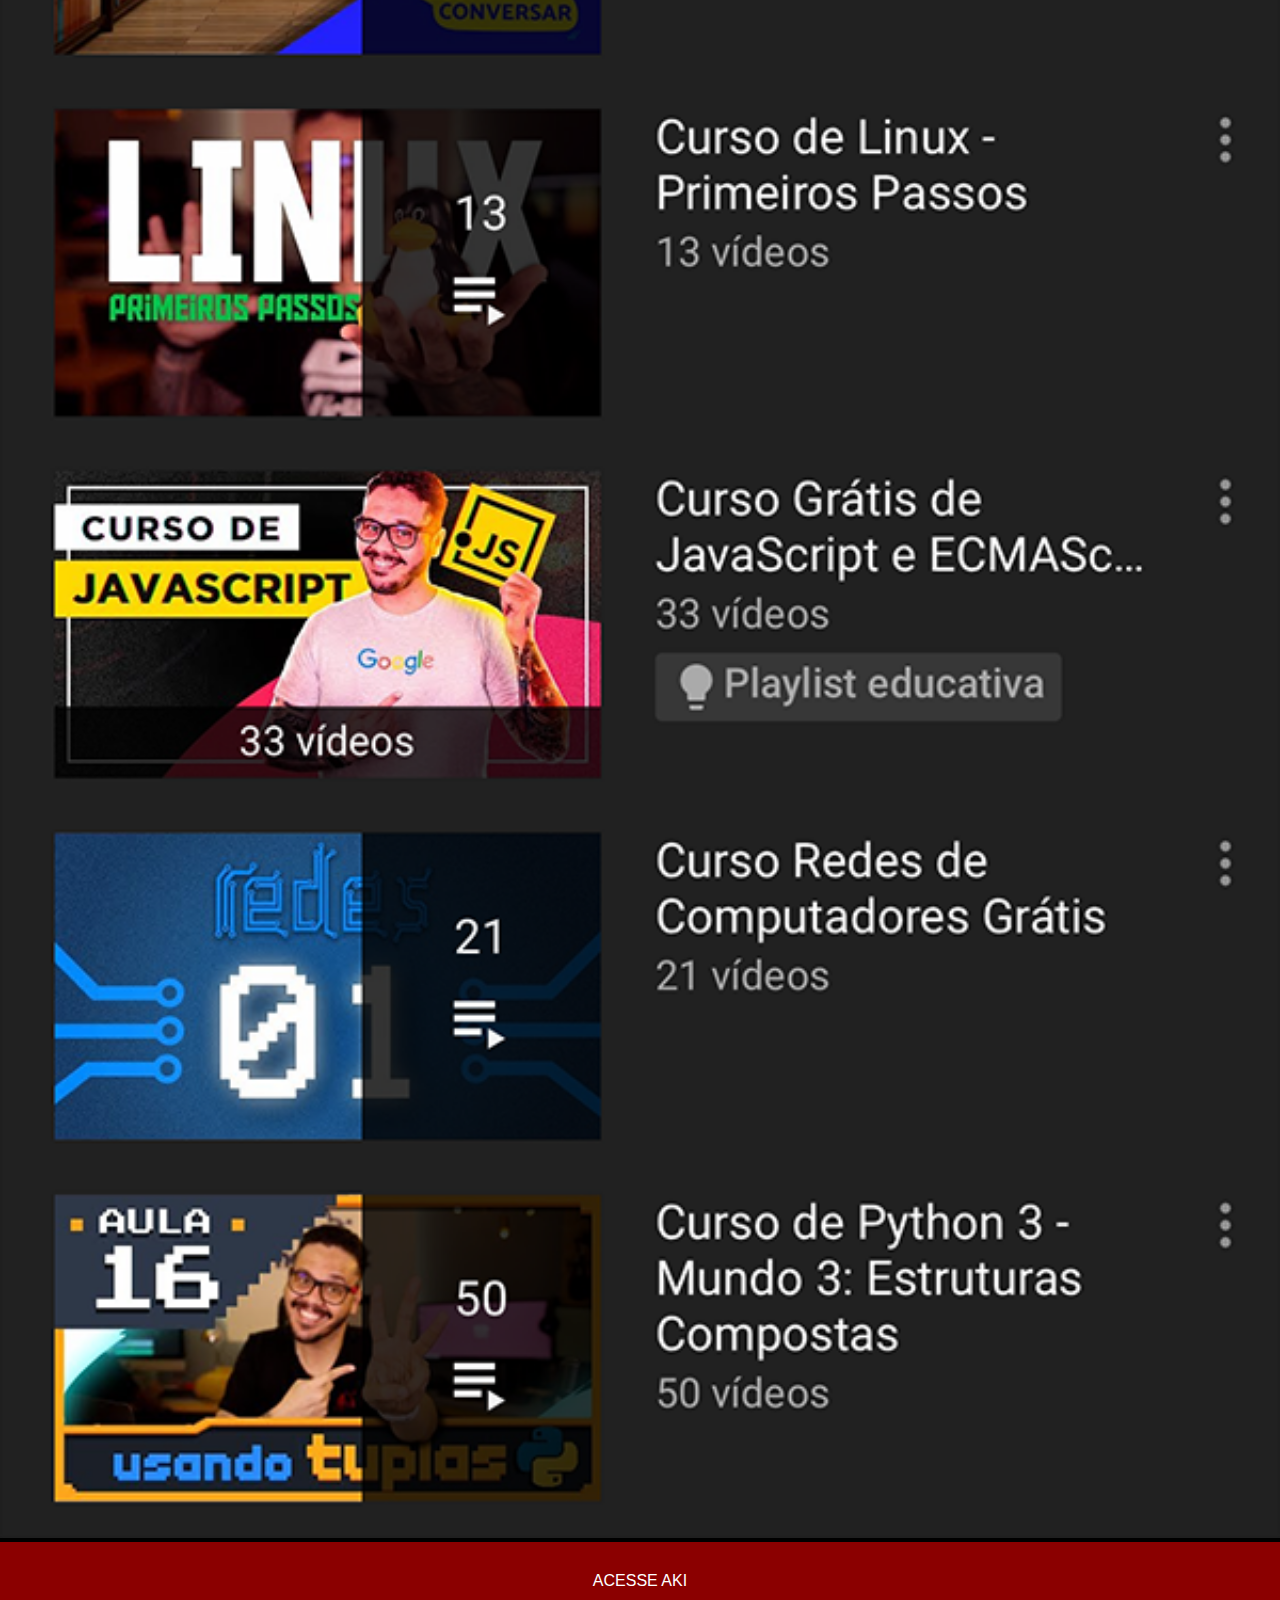
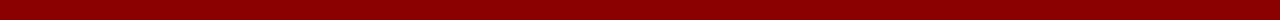
<file: youtube.html>
<!DOCTYPE html>
<html lang="pt-bt">
<head>
    <meta charset="UTF-8">
    <meta http-equiv="X-UA-Compatible" content="IE=edge">
    <meta name="viewport" content="width=device-width, initial-scale=1.0">
    <title>youtube</title>
    <link rel="stylesheet" href="social.css">
</head>
<body>
    <img src="imagens/tela-youtube.png" alt="tela-youtube">
    <a href="https://www.youtube.com/@CursoemVideo/playlists">ACESSE AKI</a>
    
</body>
</html>
</file>
<file: estilo.css>
@charset "UTF-8";

*{
    margin: 0px;
    padding: 0px;
    font-family: Arial, Helvetica, sans-serif;
}
html, body{
    background-color: black;
    height: 100vh;
    width:100vw;
}
body{
    background-image: url(imagens/fundo-madeira.jpg);
    background-position: top center;
    background-repeat: no-repeat;
    background-size: cover;
    background-attachment: fixed;
}
main{
    position: relative;
    height: 100vh;
    width: 100vw;
}
#telefone{
    position: absolute;
    top: 50%;
    left: 50%;
    transform: translate(-50%, -50%);
    width: 311px;
    height: 627px;
    background-image: url(imagens/frame-iphone.png);
}
#tela{
    position: relative;

    left: 21px;
    top: 80px;
    width: 268px;
    height: 472px;
}
#rede-social img {
    
   width: 50px;
   margin: 10px;
   border-radius: 50%;
   box-shadow: 3px 2px 7px black;  
}
#rede-social {
    text-align:right;
}
#rede-social  img:hover{
    border: 2px solid rgba(255, 255, 255, 0.74);
    box-sizing: border-box;
    transform: translate( -2px, -2px);
    box-shadow: 5px 5px 5px black;
    transition: transform 0.5s ; border: 0.7s;



}
</file>
<file: social.css>
@charset "UFT-U";

*{
    margin: 0px;
    padding: 0px;
    font-family: Arial, Helvetica, sans-serif;
}
body{
    background-color: black;
}

::-webkit-scrollbar{
    width: 0px;
    height: 0px;

}
img{
width: 100vw;



}


a{  padding: 30px;
    display: block;
    background-color: darkred;
    color: white;
    text-align: center;
    text-decoration: none;
}
a:hover{
    background-color: red;

}
</file>
